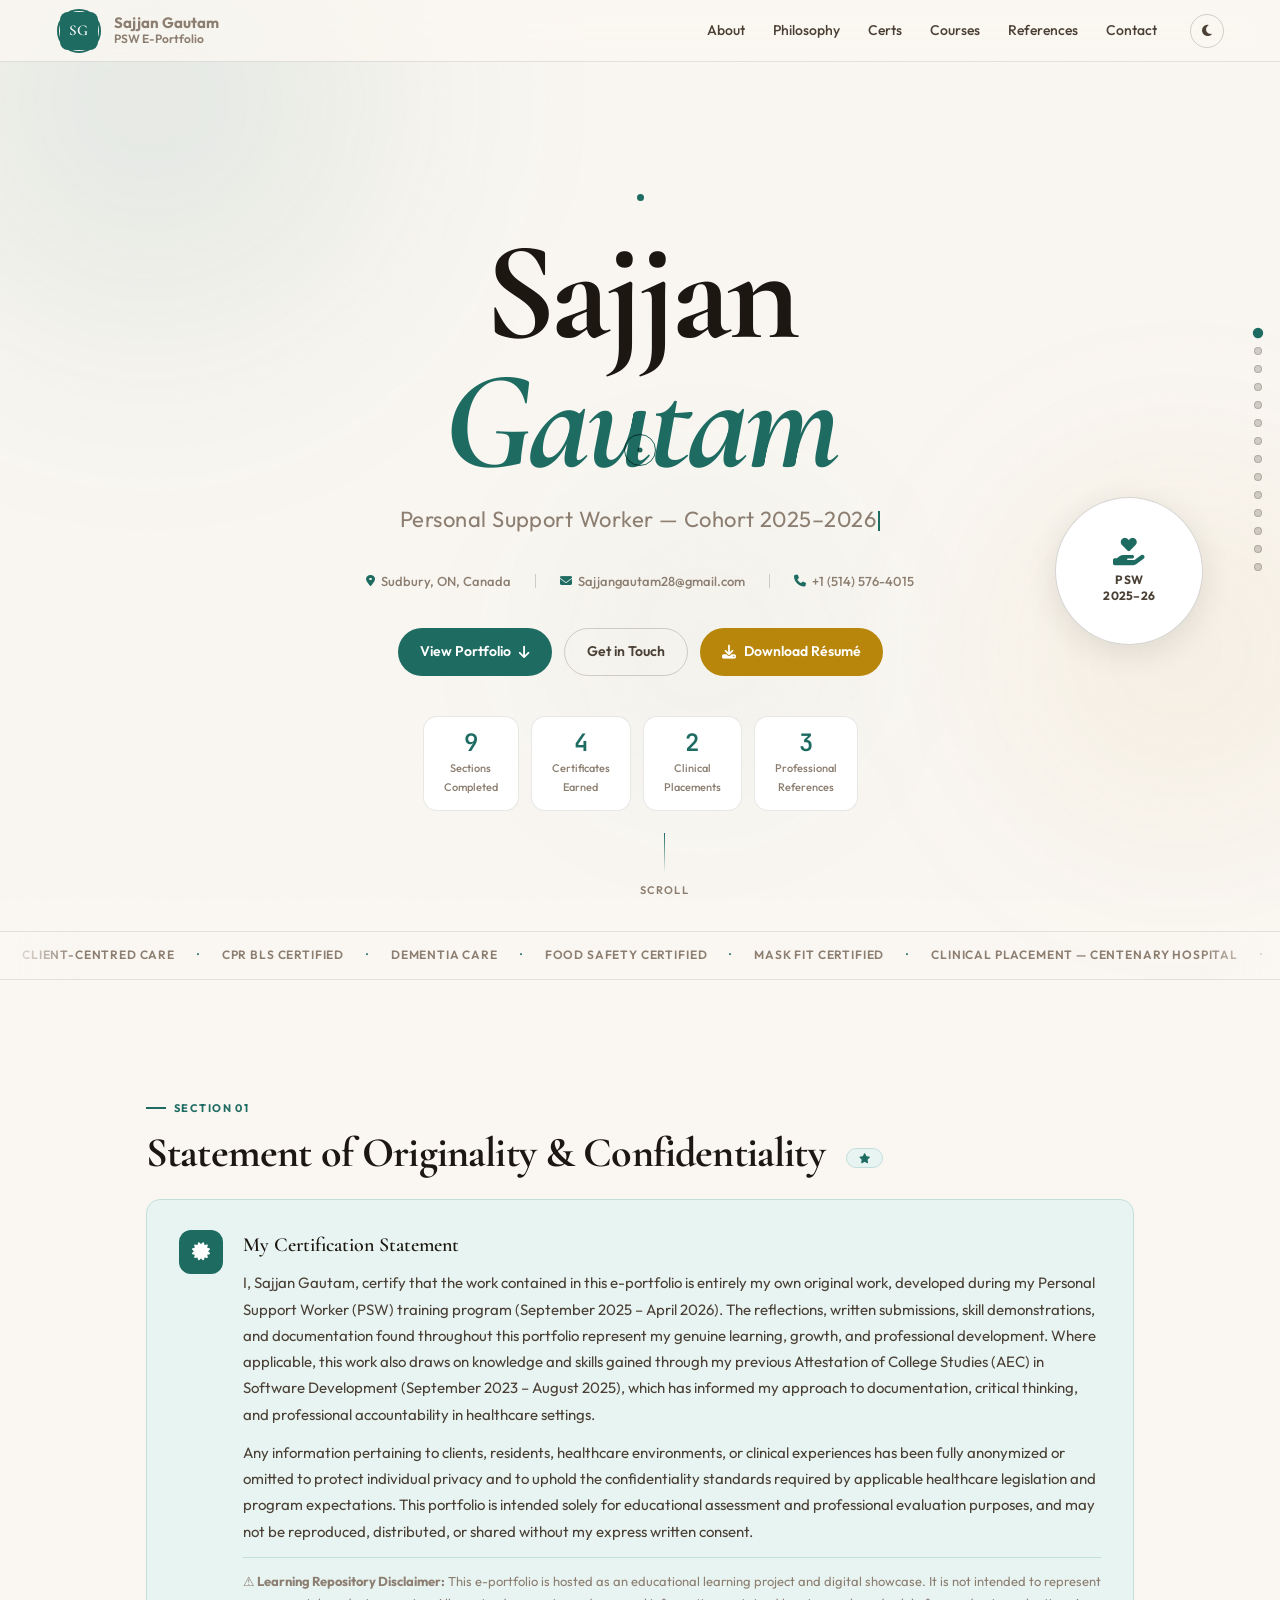
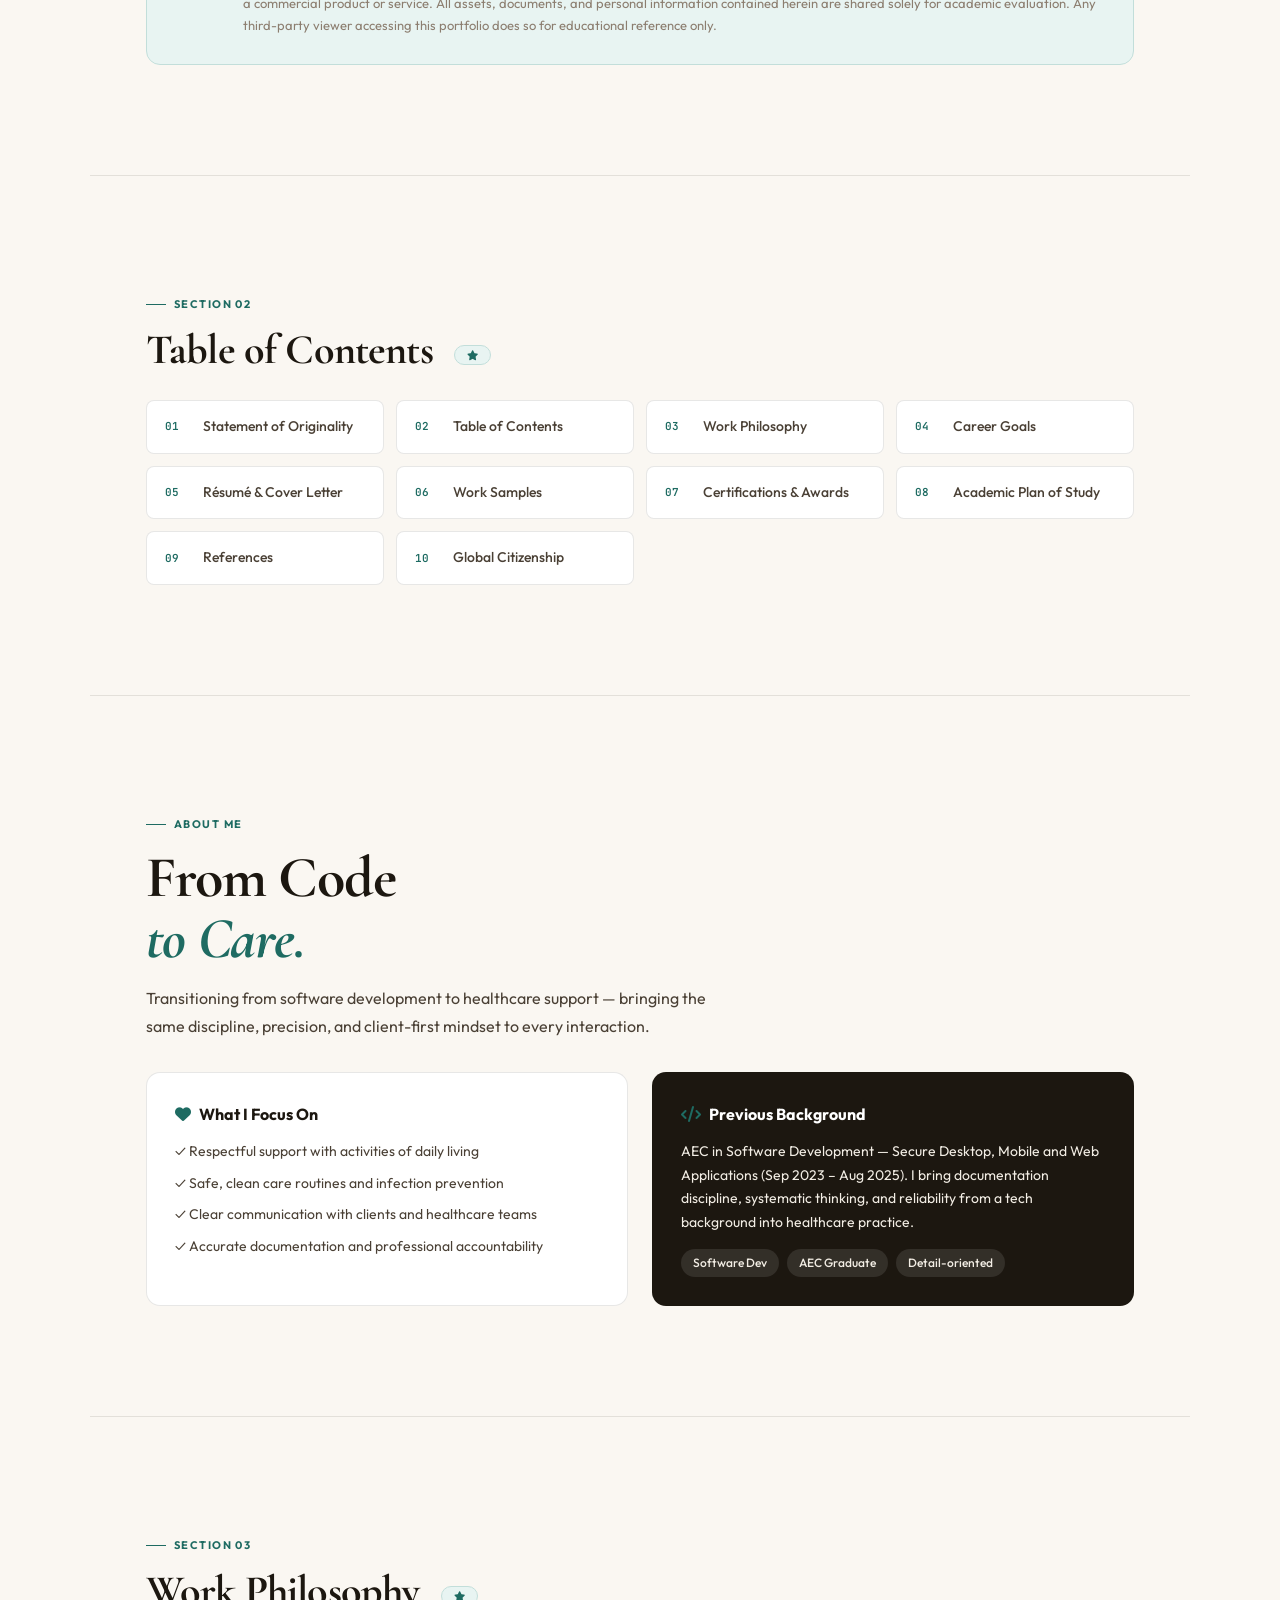
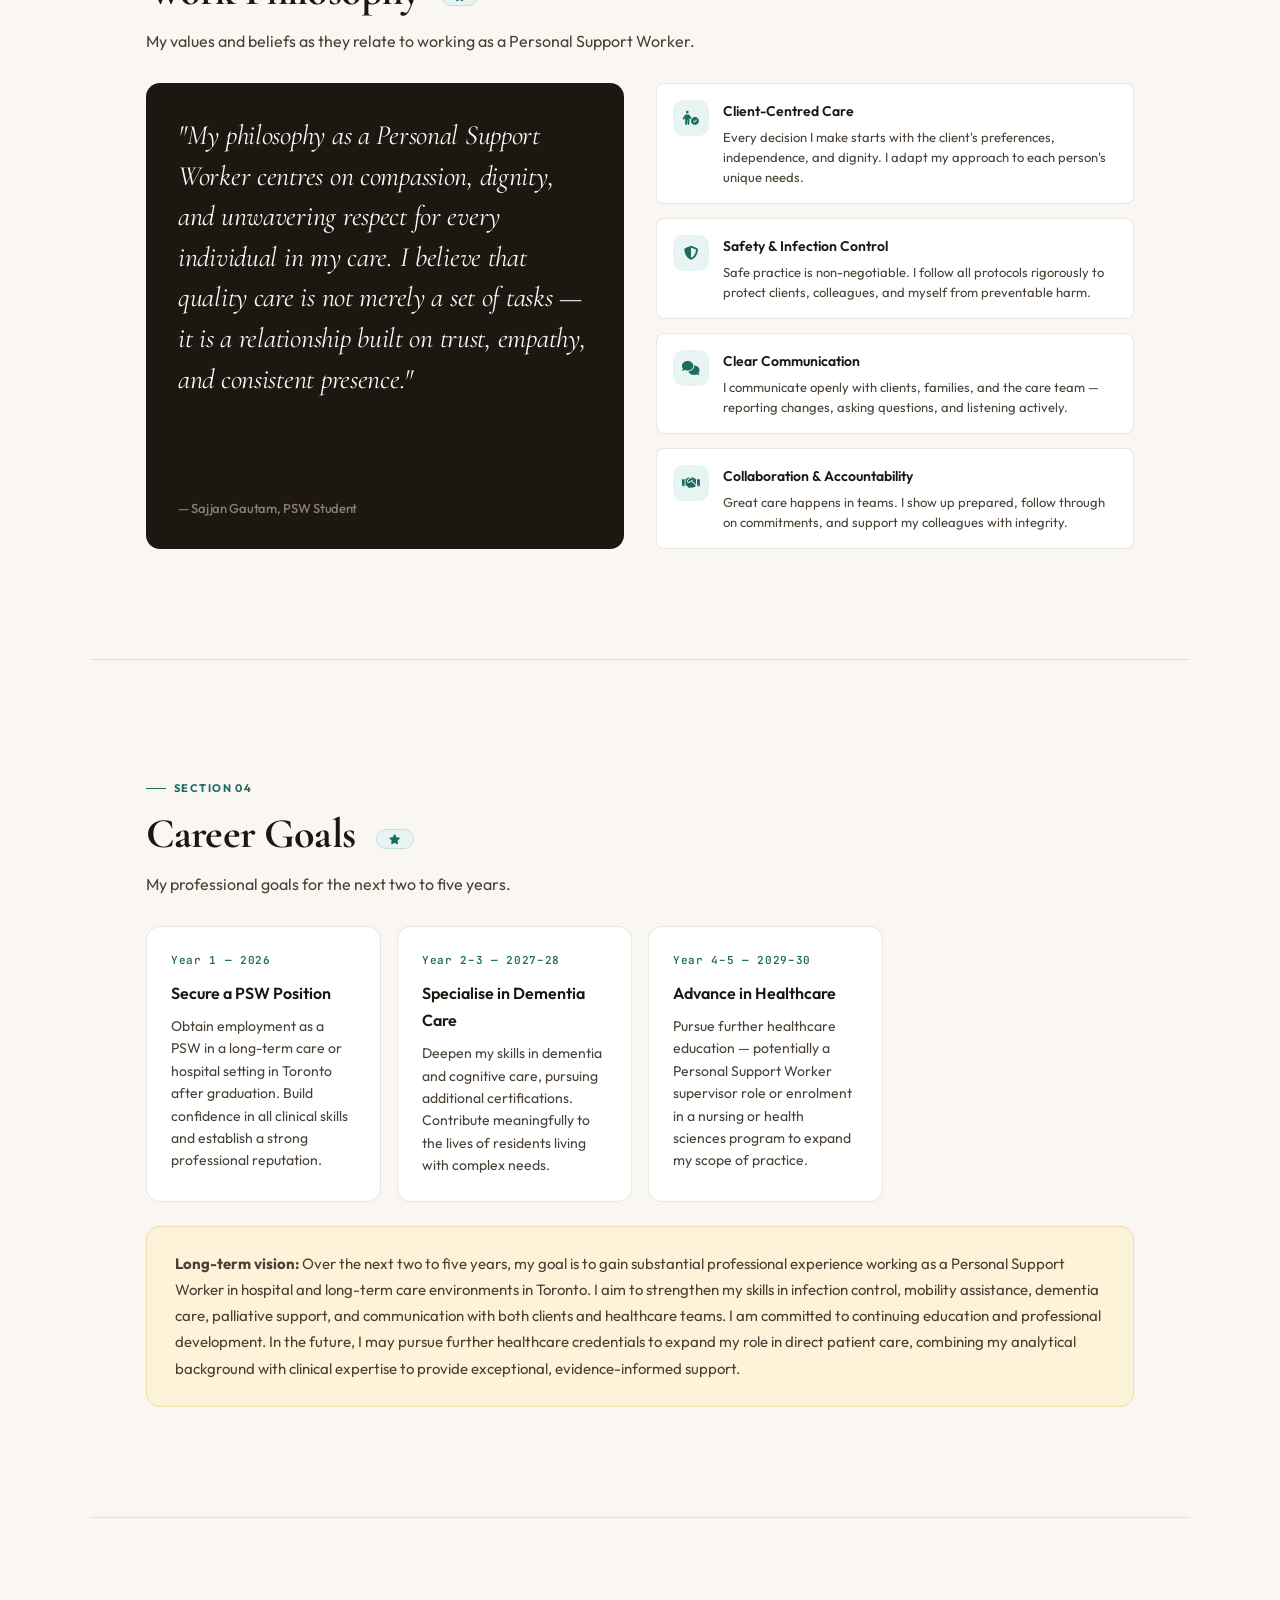
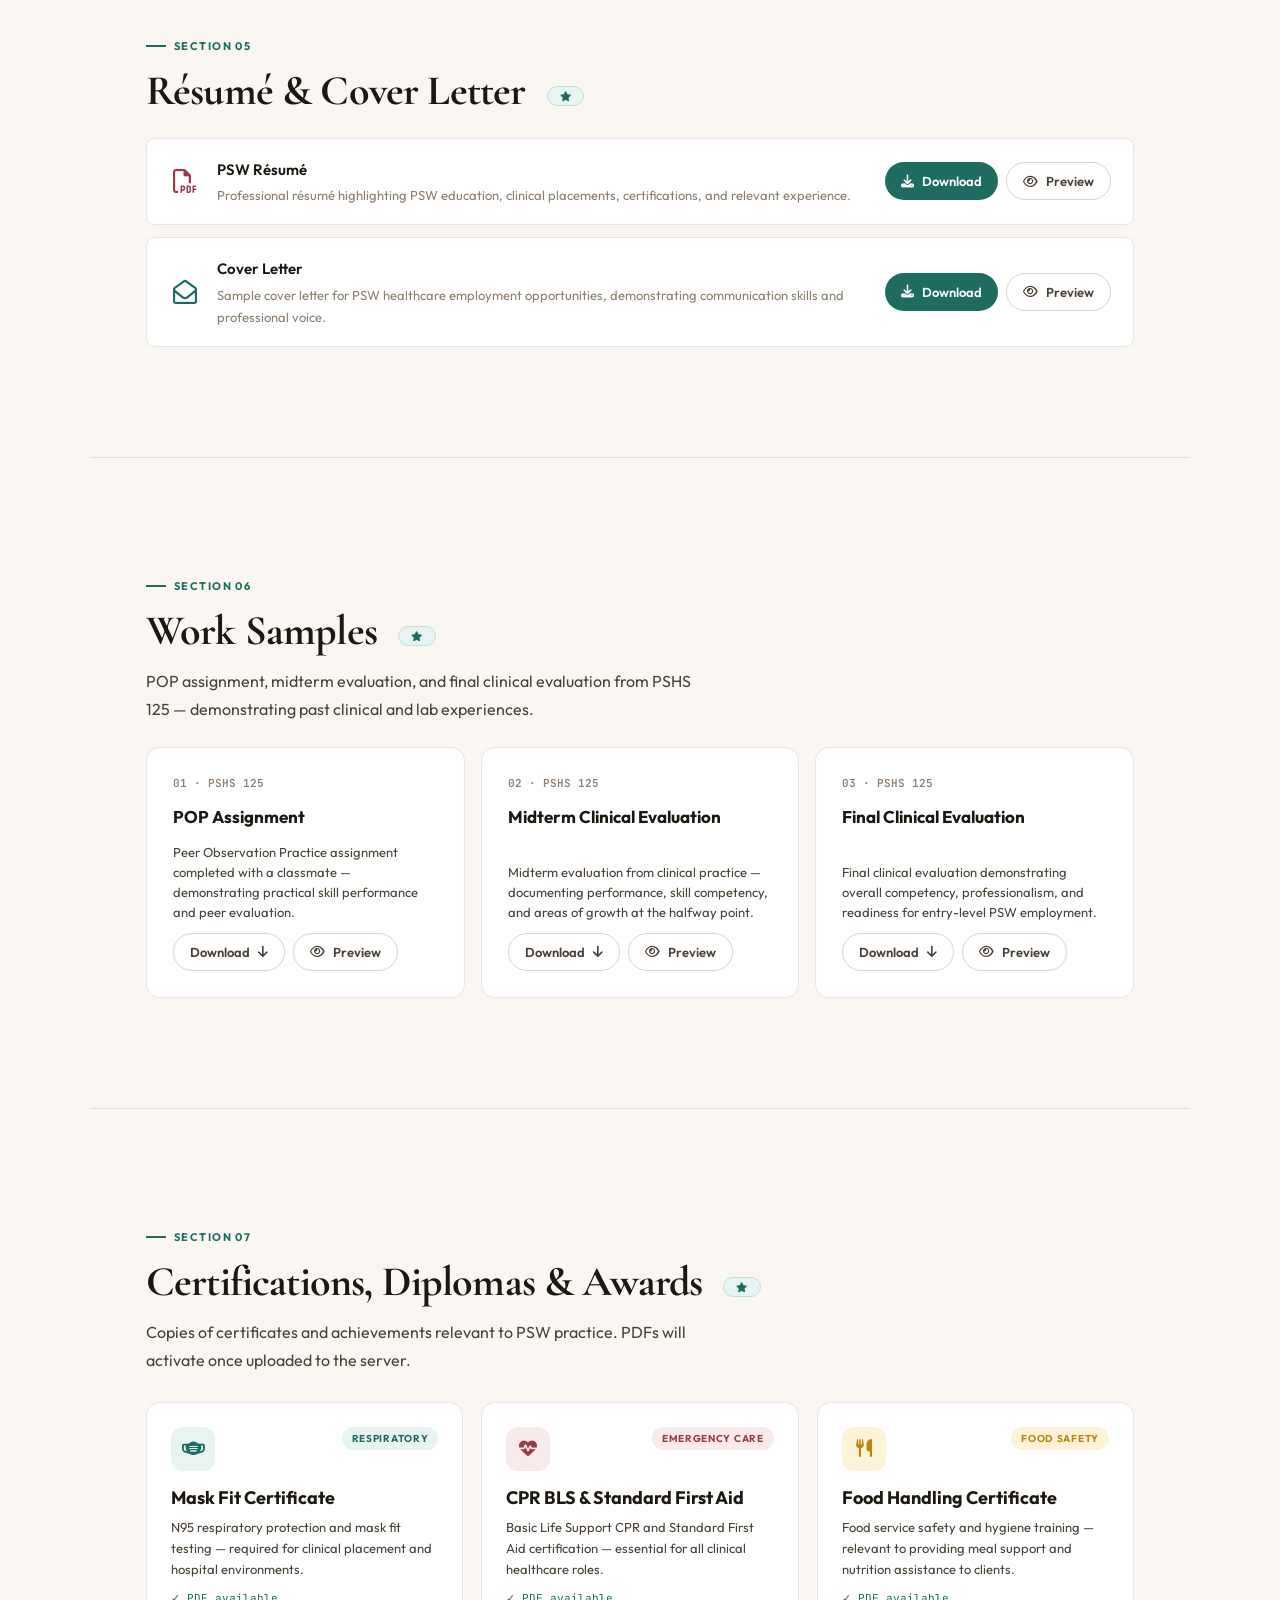
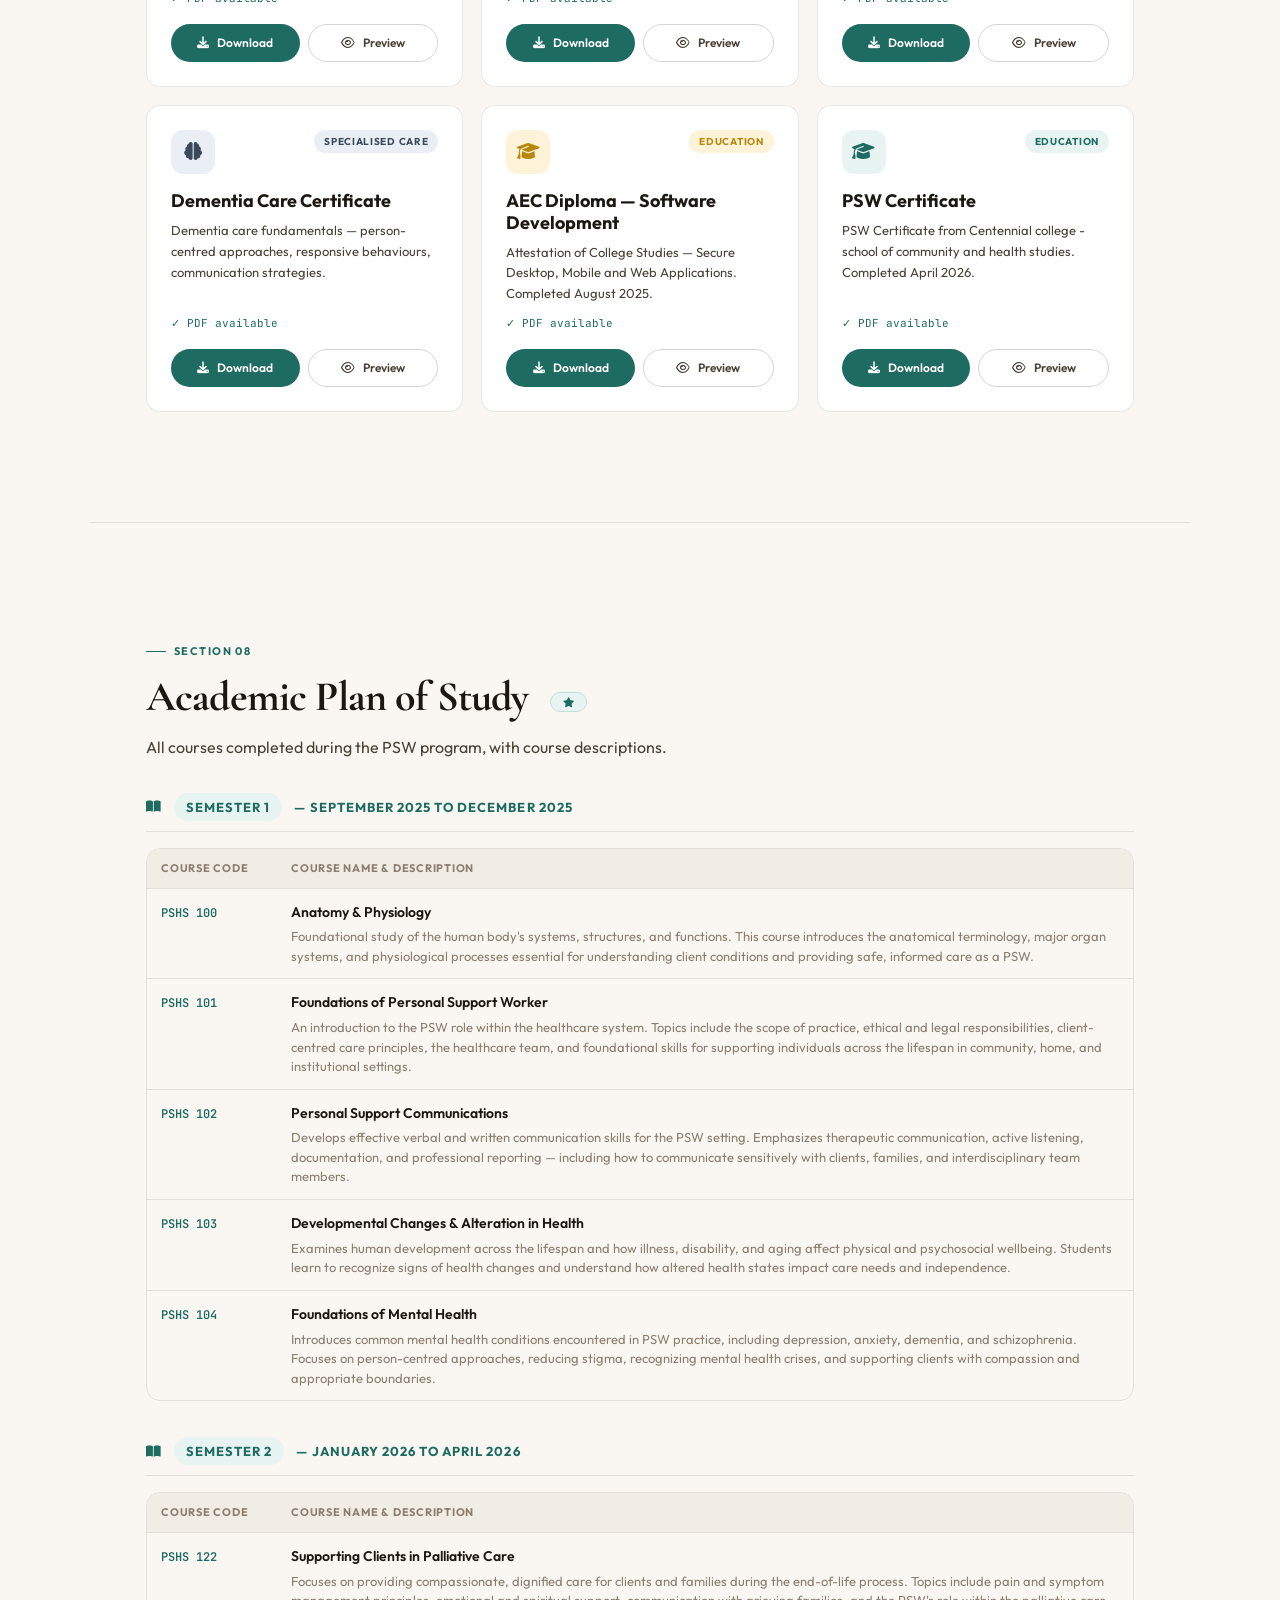
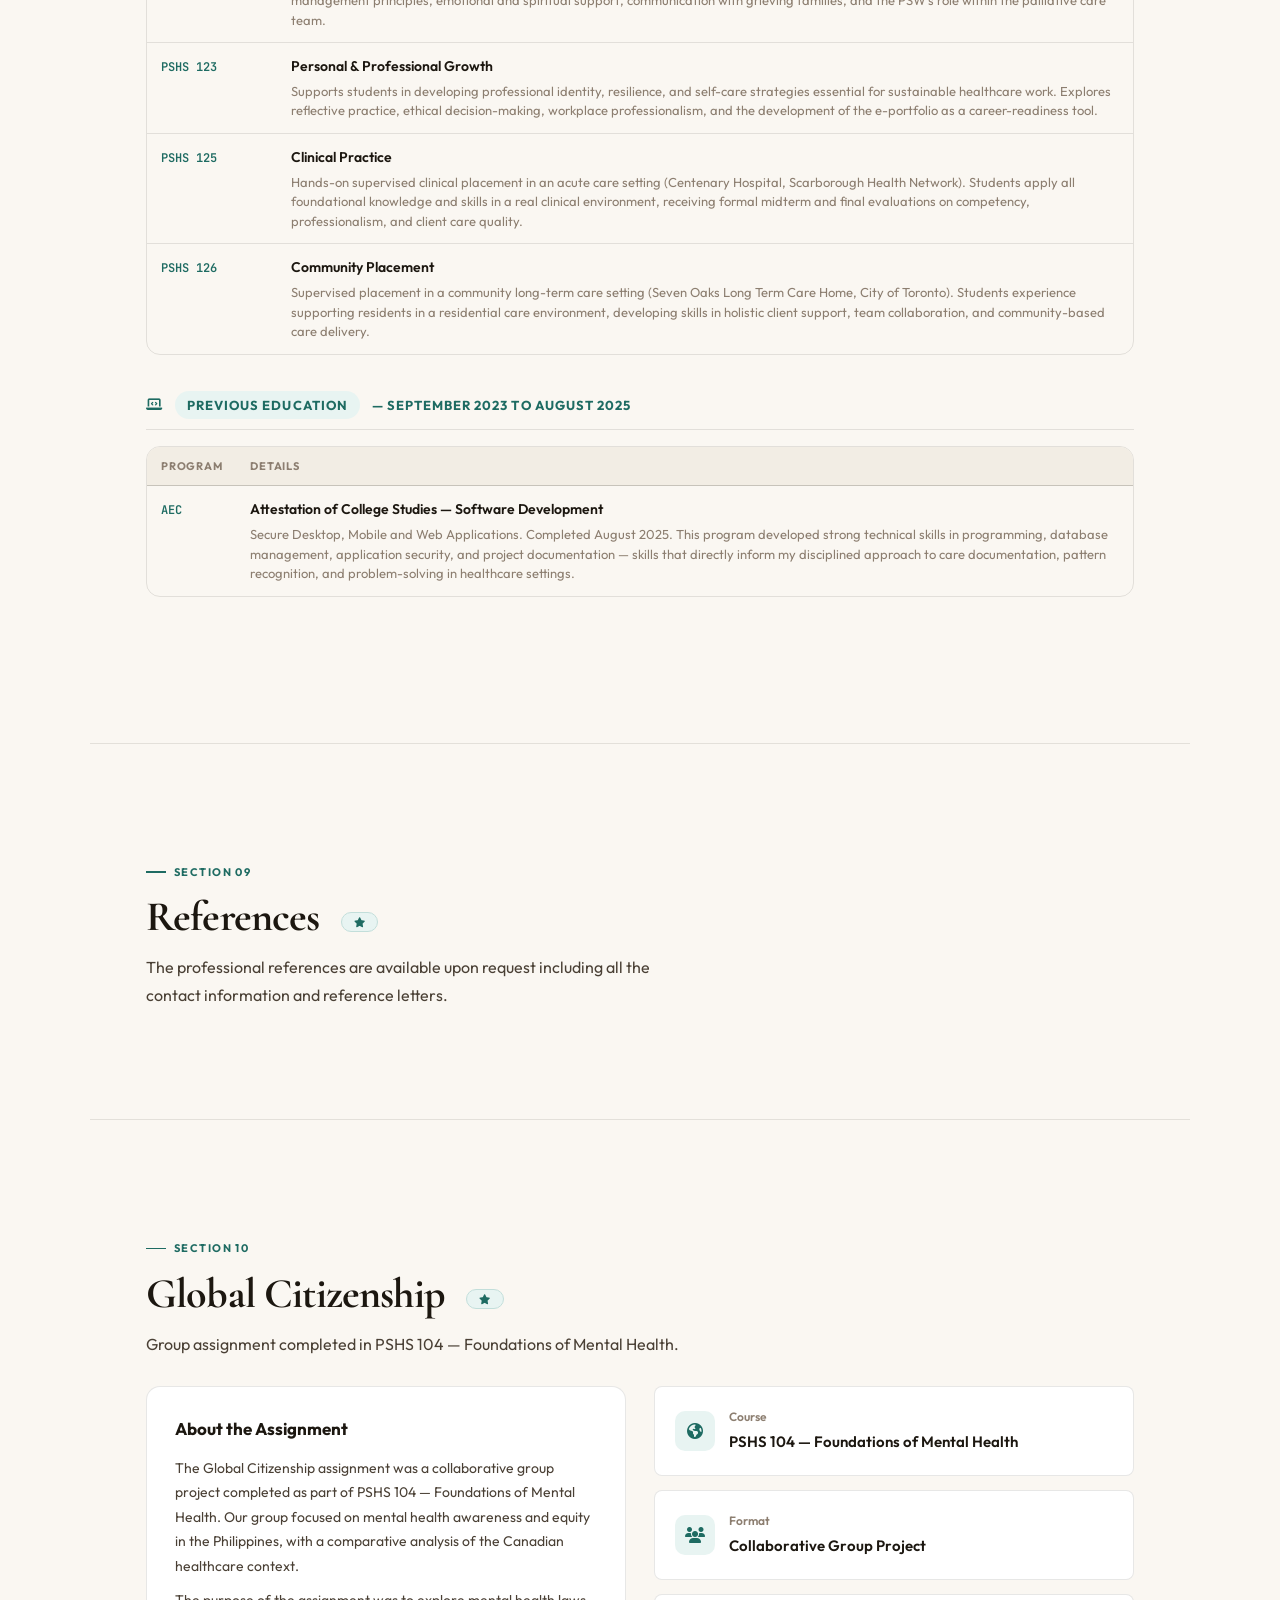
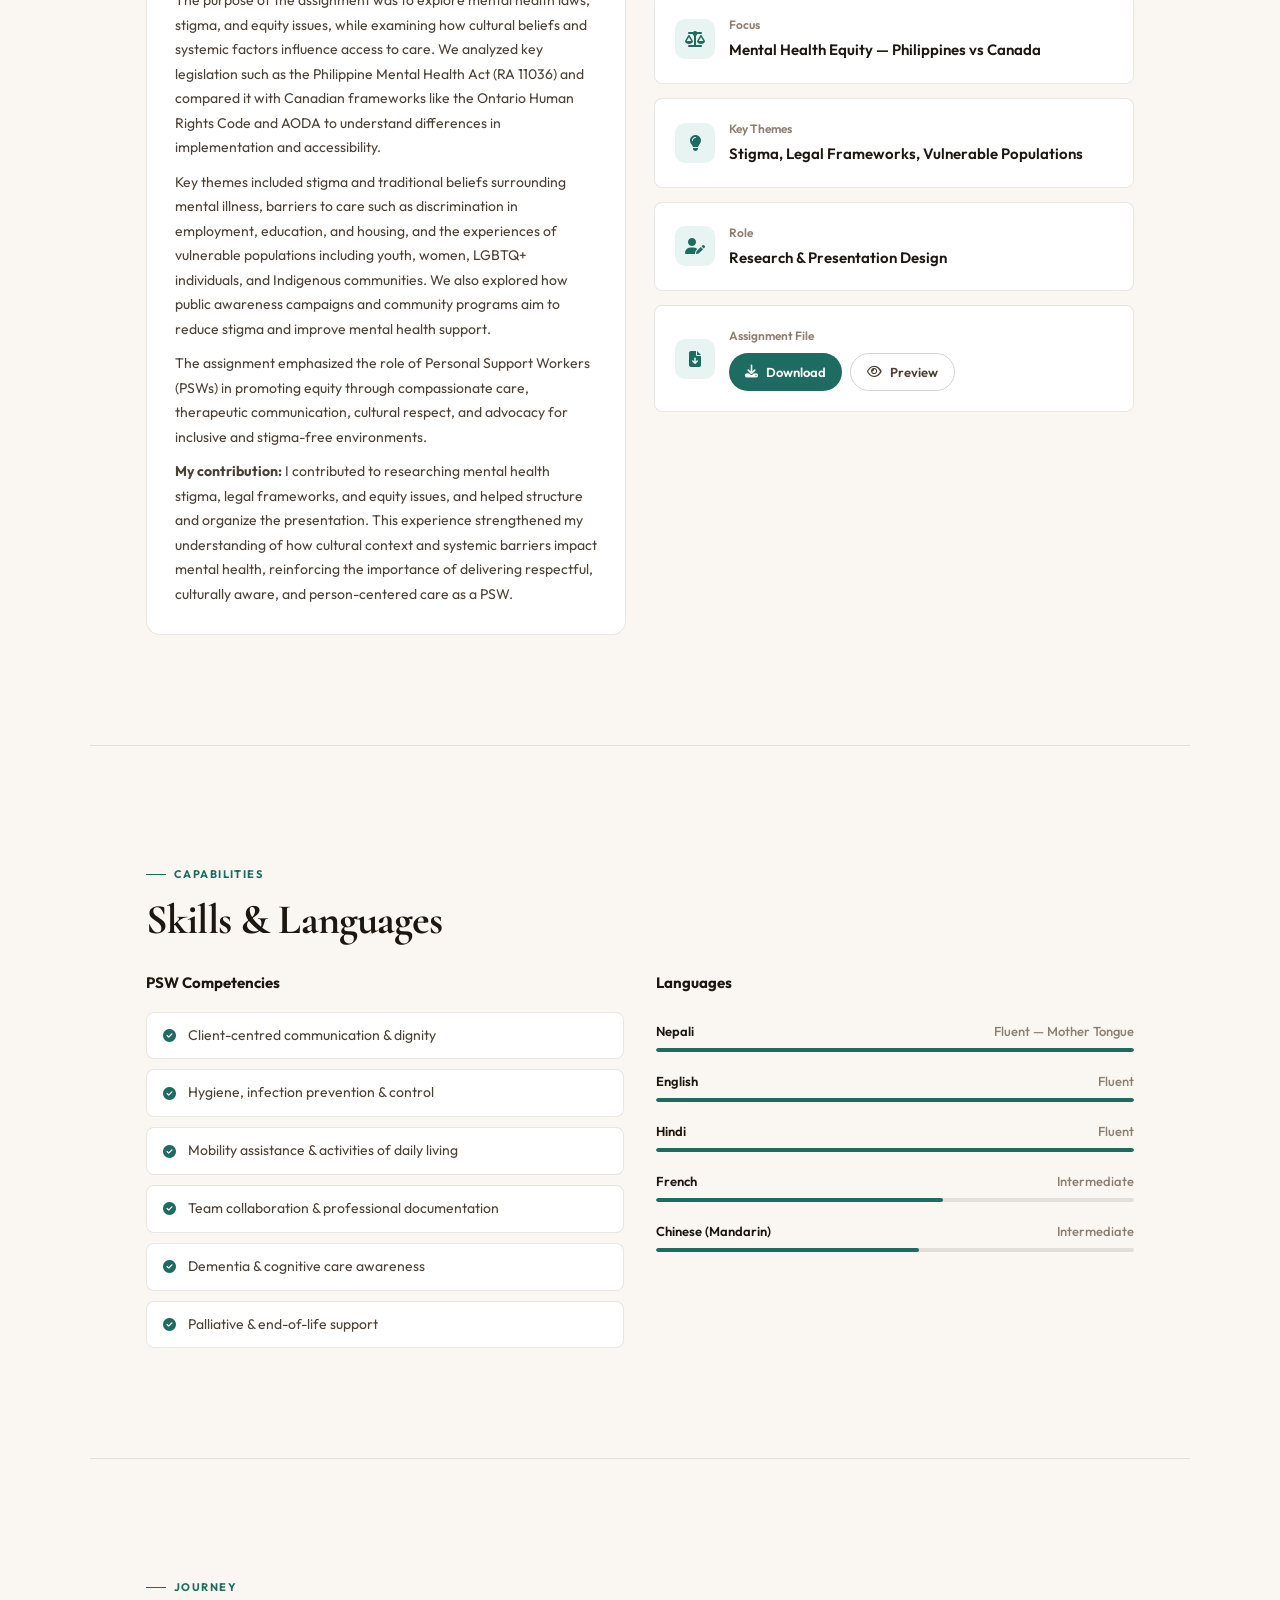
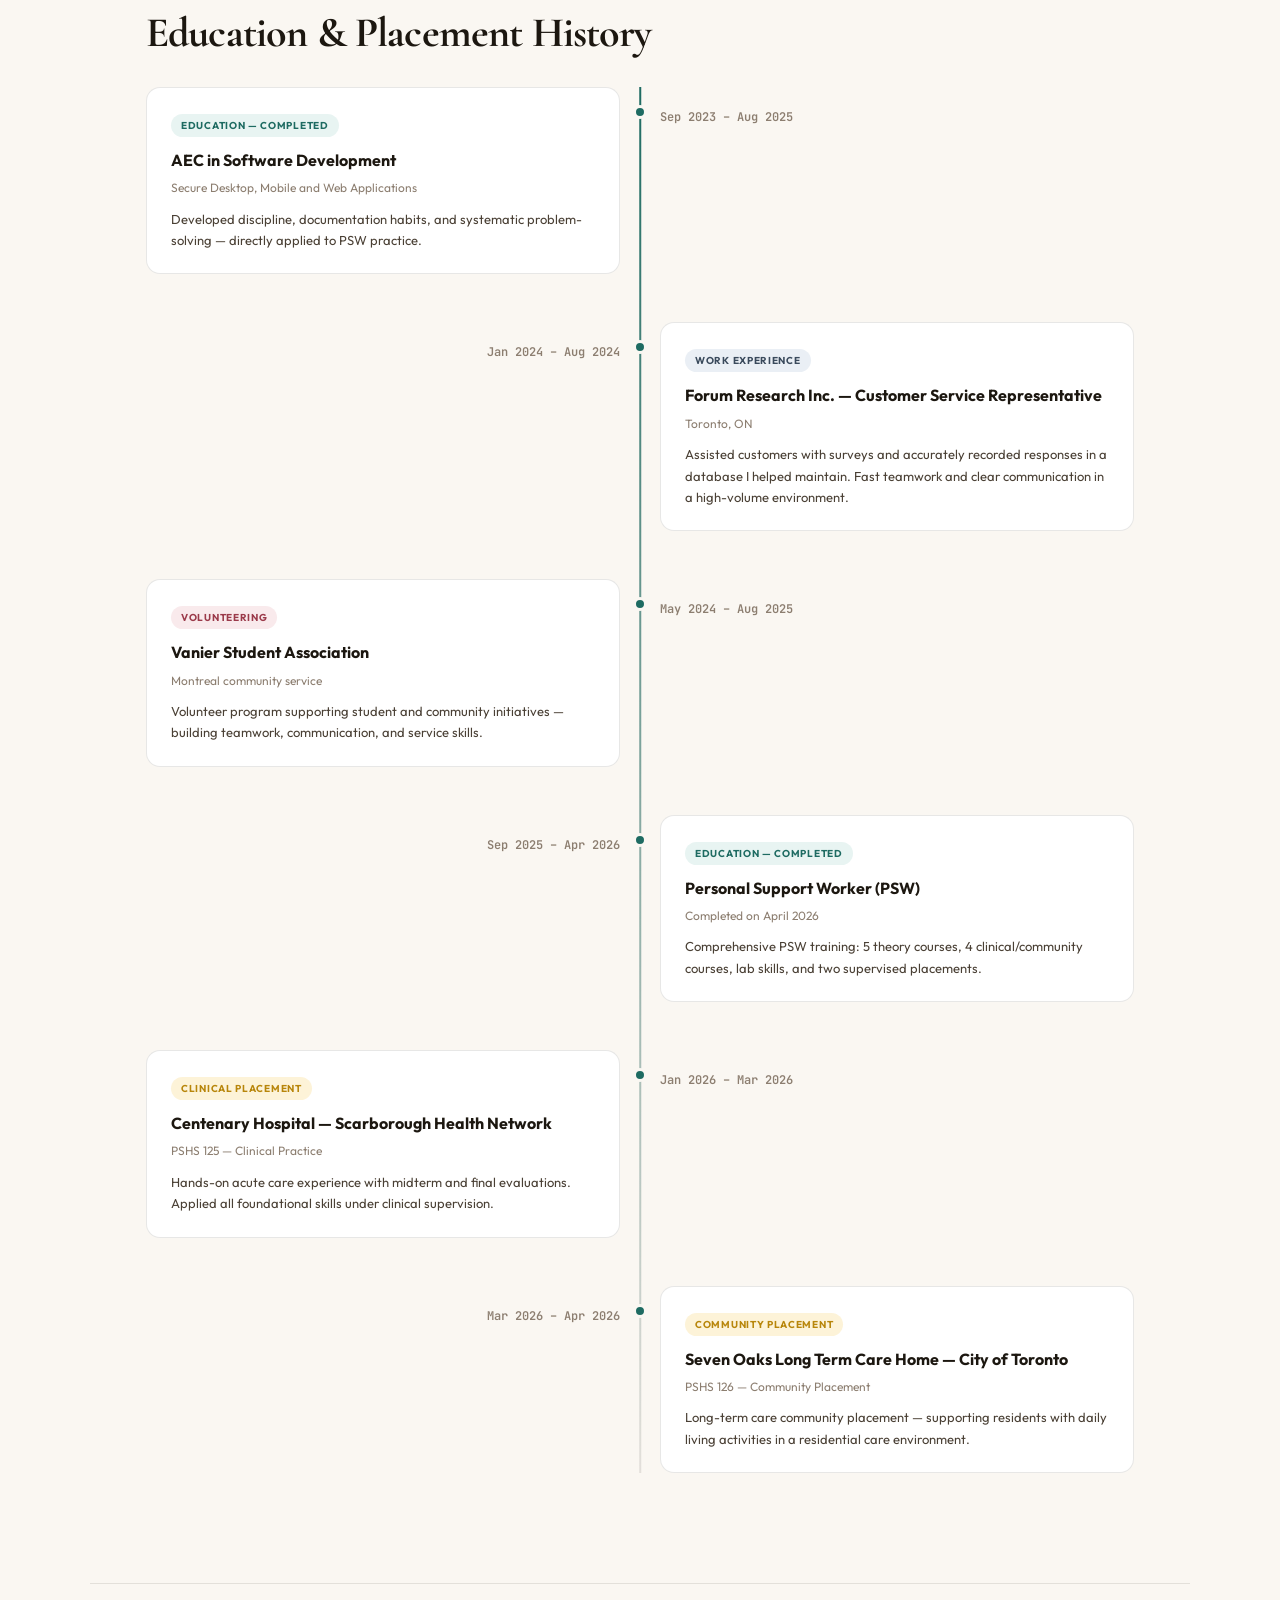
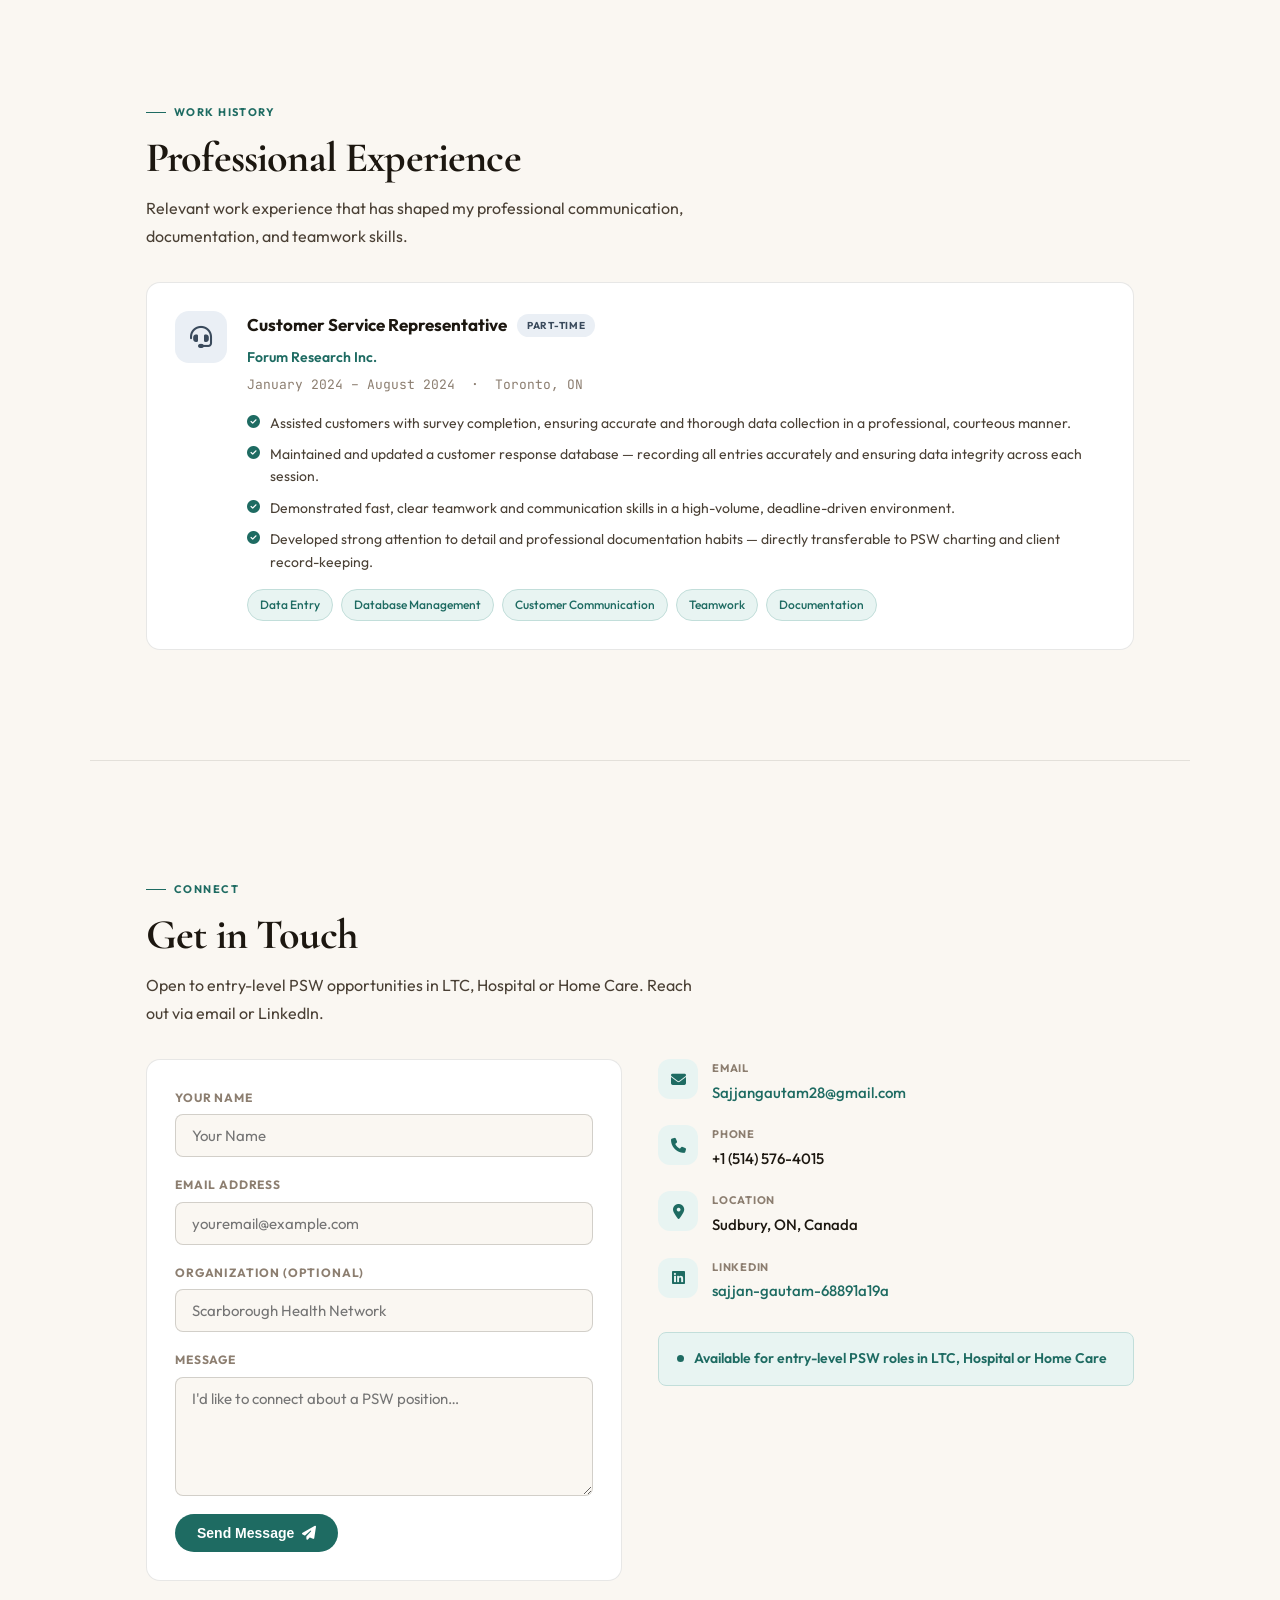
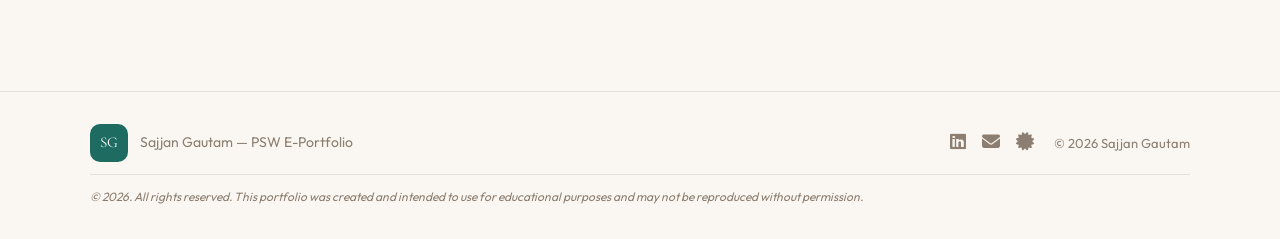
<file: index.html>
<!doctype html>
    <html lang="en-CA">
    <head>
    <meta charset="utf-8" />
    <meta name="viewport" content="width=device-width,initial-scale=1" />
    <title>Sajjan Gautam — PSW E-Portfolio</title>
    <meta name="description" content="Personal Support Worker E-Portfolio — Sajjan Gautam, 2025–2026" />
    <meta name="color-scheme" content="light dark" />
    <link rel="preconnect" href="https://fonts.googleapis.com" />
    <link rel="preconnect" href="https://fonts.gstatic.com" crossorigin />
    <link href="https://fonts.googleapis.com/css2?family=Cormorant+Garamond:ital,wght@0,400;0,600;0,700;1,400;1,600&family=Outfit:wght@300;400;500;600;700&family=JetBrains+Mono:wght@400;600&display=swap" rel="stylesheet" />
    <link rel="stylesheet" href="https://cdnjs.cloudflare.com/ajax/libs/font-awesome/6.5.2/css/all.min.css" referrerpolicy="no-referrer" />
    <link rel="stylesheet" href="assets/styles.css">
    <link rel="stylesheet" href="assets/scripts.js">
    </head>
    <body>

    <!-- Feature 4: Theme wipe overlay -->
    <div id="theme-wipe"></div>
    <!-- Feature 5: Scroll progress bar -->
    <div id="scroll-progress"></div>

    <!-- Noise + orbs -->
    <div class="noise" aria-hidden="true"></div>
    <div class="orb orb-1" aria-hidden="true"></div>
    <div class="orb orb-2" aria-hidden="true"></div>
    <div class="orb orb-3" aria-hidden="true"></div>

    <!-- Custom cursor -->
    <div id="cursor" aria-hidden="true"><div id="cursor-inner"></div></div>

    <!-- Skip link -->
    <a class="skip-link" href="#main">Skip to content</a>

    <!-- Feature 6: Floating dot nav -->
    <nav id="dot-nav" aria-label="Section navigation">
    <div class="dot-nav-item" data-nav="top"          data-label="Cover"></div>
    <div class="dot-nav-item" data-nav="originality"  data-label="Originality"></div>
    <div class="dot-nav-item" data-nav="toc"          data-label="Contents"></div>
    <div class="dot-nav-item" data-nav="about"        data-label="About"></div>
    <div class="dot-nav-item" data-nav="philosophy"   data-label="Philosophy"></div>
    <div class="dot-nav-item" data-nav="career"       data-label="Goals"></div>
    <div class="dot-nav-item" data-nav="resume"       data-label="Résumé"></div>
    <div class="dot-nav-item" data-nav="samples"      data-label="Samples"></div>
    <div class="dot-nav-item" data-nav="certificates" data-label="Certs"></div>
    <div class="dot-nav-item" data-nav="academic"     data-label="Courses"></div>
    <div class="dot-nav-item" data-nav="references"   data-label="References"></div>
    <div class="dot-nav-item" data-nav="global"       data-label="Global"></div>
    <div class="dot-nav-item" data-nav="experience"   data-label="Experience"></div>
    <div class="dot-nav-item" data-nav="contact"      data-label="Contact"></div>
    </nav>

    <!-- Feature 3: PDF Modal -->
    <div id="pdf-modal" role="dialog" aria-modal="true" aria-labelledby="pdf-modal-title">
    <div id="pdf-modal-inner">
        <div id="pdf-modal-bar">
        <span id="pdf-modal-title">Document Preview</span>
        <button id="pdf-modal-close" aria-label="Close preview">&times;</button>
        </div>
        <iframe id="pdf-modal-frame" title="PDF Preview"></iframe>
    </div>
    </div>

    <!-- NAV -->
    <nav class="nav" aria-label="Primary">
    <a href="#top" class="nav-logo">
        <!-- Feature 1: Progress ring wrapping the SG logo -->
        <div class="logo-ring-wrap">
        <svg class="logo-ring-svg" viewBox="0 0 46 46" aria-hidden="true">
            <circle class="logo-ring-bg" cx="23" cy="23" r="21"/>
            <circle class="logo-ring-fill" cx="23" cy="23" r="21"/>
        </svg>
        <div class="logo-mark">SG</div>
        </div>
        <div class="nav-mark-badge">
        <span style="font-weight:700;font-size:15px">Sajjan Gautam</span><br>
        <span style="color:var(--ink3);font-size:12px">PSW E-Portfolio</span>
        </div>
    </a>
    <nav class="nav-links" aria-label="Sections">
        <a href="#about">About</a>
        <a href="#philosophy">Philosophy</a>
        <a href="#certificates">Certs</a>
        <a href="#academic">Courses</a>
        <a href="#references">References</a>
        <a href="#contact">Contact</a>
    </nav>
    <button id="themeBtn" aria-label="Toggle dark mode">
        <i id="themeIcon" class="fa-solid fa-moon"></i>
    </button>
    </nav>

    <main id="main">

    <!-- COVER PAGE -->
    <section id="top" class="cover" aria-label="Cover page">
    <div class="cover-inner">
        <div class="cover-eyebrow">
        <div class="pulse-dot"></div>
        </div>
        <h1 class="cover-name">Sajjan<br><em>Gautam</em></h1>
        <!-- Feature 2: Typewriter target (JS will type into this) -->
        <span class="cover-role" id="typewriter-target"></span>
        <div class="cover-meta">
        <span><i class="fa-solid fa-location-dot"></i> Sudbury, ON, Canada</span>
        <div class="cover-sep"></div>
        <span><i class="fa-solid fa-envelope"></i> Sajjangautam28@gmail.com</span>
        <div class="cover-sep"></div>
        <span><i class="fa-solid fa-phone"></i> +1 (514) 576-4015</span>
        </div>
        <div class="cover-actions">
        <a href="#toc" class="btn btn-primary">View Portfolio <i class="fa-solid fa-arrow-down"></i></a>
        <a href="#contact" class="btn btn-outline">Get in Touch</a>
        <a href="assets/certificates/Résumé.pdf" download class="btn btn-gold"><i class="fa-solid fa-download"></i> Download Résumé</a>
        </div>
        <div class="cover-badge-row">
        <div class="score-badge"><span class="score-num" data-counter data-target="9">0</span><span class="score-lbl">Sections<br>Completed</span></div>
        <div class="score-badge"><span class="score-num" data-counter data-target="4">0</span><span class="score-lbl">Certificates<br>Earned</span></div>
        <div class="score-badge"><span class="score-num" data-counter data-target="2">0</span><span class="score-lbl">Clinical<br>Placements</span></div>
        <div class="score-badge"><span class="score-num" data-counter data-target="3">0</span><span class="score-lbl">Professional<br>References</span></div>
        </div>
    </div>
    <!-- Rotating badge -->
    <div class="hero-badge" aria-hidden="true">
        <div class="hero-badge-ring">
        <i class="fa-solid fa-hand-holding-heart"></i>
        <span>PSW<br>2025–26</span>
        </div>
    </div>
    <div class="cover-scroll" aria-hidden="true">
        <div class="scroll-line"></div>
        <span>Scroll</span>
    </div>
    </section>

    <!-- Marquee -->
    <div class="marquee-bar" aria-hidden="true">
    <div class="marquee-inner">
        <span>Client-centred Care</span><span class="dot-sep">·</span>
        <span>CPR BLS Certified</span><span class="dot-sep">·</span>
        <span>Dementia Care</span><span class="dot-sep">·</span>
        <span>Food Safety Certified</span><span class="dot-sep">·</span>
        <span>Mask Fit Certified</span><span class="dot-sep">·</span>
        <span>Clinical Placement — Centenary Hospital</span><span class="dot-sep">·</span>
        <span>Community Placement — Seven Oaks Long Term Care Home</span><span class="dot-sep">·</span>
        <span>Infection Prevention &amp; Control</span><span class="dot-sep">·</span>
        <span>Palliative Care</span><span class="dot-sep">·</span>
        <span>AEC Software Development Graduate</span><span class="dot-sep">·</span>
        <span>Client-centred Care</span><span class="dot-sep">·</span>
        <span>CPR BLS Certified</span><span class="dot-sep">·</span>
        <span>Dementia Care</span><span class="dot-sep">·</span>
        <span>Food Safety Certified</span><span class="dot-sep">·</span>
        <span>Mask Fit Certified</span><span class="dot-sep">·</span>
        <span>Clinical Placement — Centenary Hospital</span><span class="dot-sep">·</span>
        <span>Community Placement — Seven Oaks Long Term Care Home</span><span class="dot-sep">·</span>
        <span>Infection Prevention &amp; Control</span><span class="dot-sep">·</span>
        <span>Palliative Care</span><span class="dot-sep">·</span>
        <span>AEC Software Development Graduate</span><span class="dot-sep">·</span>
    </div>
    </div>

    <!-- 1. STATEMENT OF ORIGINALITY -->
    <section id="originality" class="section reveal" aria-labelledby="h-orig">
    <div class="section-label">Section 01</div>
    <h2 id="h-orig" class="section-heading md">Statement of Originality &amp; Confidentiality <span class="marks-chip"><i class="fa-solid fa-star"></i></span></h2>
    <div style="margin-top:24px">
        <div class="orig-card">
        <div class="orig-icon"><i class="fa-solid fa-certificate"></i></div>
        <div>
            <h3>My Certification Statement</h3>
            <p>I, Sajjan Gautam, certify that the work contained in this e-portfolio is entirely my own original work, developed during my Personal Support Worker (PSW) training program (September 2025 – April 2026). The reflections, written submissions, skill demonstrations, and documentation found throughout this portfolio represent my genuine learning, growth, and professional development. Where applicable, this work also draws on knowledge and skills gained through my previous Attestation of College Studies (AEC) in Software Development (September 2023 – August 2025), which has informed my approach to documentation, critical thinking, and professional accountability in healthcare settings.</p>
            <p style="margin-top:12px;font-size:15px;color:var(--ink2);line-height:1.75">Any information pertaining to clients, residents, healthcare environments, or clinical experiences has been fully anonymized or omitted to protect individual privacy and to uphold the confidentiality standards required by applicable healthcare legislation and program expectations. This portfolio is intended solely for educational assessment and professional evaluation purposes, and may not be reproduced, distributed, or shared without my express written consent.</p>
            <p style="margin-top:12px;font-size:13px;color:var(--ink3);line-height:1.7;border-top:1px solid var(--teal-mid);padding-top:12px"><strong>⚠ Learning Repository Disclaimer:</strong> This e-portfolio is hosted as an educational learning project and digital showcase. It is not intended to represent a commercial product or service. All assets, documents, and personal information contained herein are shared solely for academic evaluation. Any third-party viewer accessing this portfolio does so for educational reference only.</p>
        </div>
        </div>
    </div>
    </section>

    <hr class="divider">

    <!-- 2. TABLE OF CONTENTS -->
    <section id="toc" class="section reveal" aria-labelledby="h-toc">
    <div class="section-label">Section 02</div>
    <h2 id="h-toc" class="section-heading md">Table of Contents <span class="marks-chip"><i class="fa-solid fa-star"></i></span></h2>
    <div class="toc-grid stagger" style="margin-top:28px">
        <a href="#originality" class="toc-link"><span class="toc-num">01</span> Statement of Originality</a>
        <a href="#toc"         class="toc-link"><span class="toc-num">02</span> Table of Contents</a>
        <a href="#philosophy"  class="toc-link"><span class="toc-num">03</span> Work Philosophy</a>
        <a href="#career"      class="toc-link"><span class="toc-num">04</span> Career Goals</a>
        <a href="#resume"      class="toc-link"><span class="toc-num">05</span> Résumé &amp; Cover Letter</a>
        <a href="#samples"     class="toc-link"><span class="toc-num">06</span> Work Samples</a>
        <a href="#certificates" class="toc-link"><span class="toc-num">07</span> Certifications &amp; Awards</a>
        <a href="#academic"    class="toc-link"><span class="toc-num">08</span> Academic Plan of Study</a>
        <a href="#references"  class="toc-link"><span class="toc-num">09</span> References</a>
        <a href="#global"      class="toc-link"><span class="toc-num">10</span> Global Citizenship</a>
    </div>
    </section>

    <hr class="divider">

    <!-- ABOUT -->
    <section id="about" class="section reveal" aria-labelledby="h-about">
    <div class="section-label">About Me</div>
    <h2 id="h-about" class="section-heading">From Code<br><em style="font-style:italic;color:var(--teal)">to Care.</em></h2>
    <p class="section-sub">Transitioning from software development to healthcare support — bringing the same discipline, precision, and client-first mindset to every interaction.</p>
    <div style="display:grid;grid-template-columns:1fr 1fr;gap:24px;margin-top:32px" class="stagger">
        <div class="card">
        <h3 style="font-size:16px;font-weight:700;margin-bottom:12px"><i class="fa-solid fa-heart" style="color:var(--teal);margin-right:8px"></i>What I Focus On</h3>
        <ul style="display:flex;flex-direction:column;gap:8px;font-size:14px;color:var(--ink2)">
            <li>✓ Respectful support with activities of daily living</li>
            <li>✓ Safe, clean care routines and infection prevention</li>
            <li>✓ Clear communication with clients and healthcare teams</li>
            <li>✓ Accurate documentation and professional accountability</li>
        </ul>
        </div>
        <div class="card" style="background:var(--ink);color:var(--cream)">
        <h3 style="font-size:16px;font-weight:700;margin-bottom:12px;color:#fff"><i class="fa-solid fa-code" style="color:var(--teal);margin-right:8px"></i>Previous Background</h3>
        <p style="font-size:14px;color:var(--cream2);line-height:1.7">AEC in Software Development — Secure Desktop, Mobile and Web Applications (Sep 2023 – Aug 2025). I bring documentation discipline, systematic thinking, and reliability from a tech background into healthcare practice.</p>
        <div style="display:flex;flex-wrap:wrap;gap:8px;margin-top:14px">
            <span style="background:rgba(255,255,255,0.1);color:var(--cream2);padding:4px 12px;border-radius:99px;font-size:12px;font-weight:500">Software Dev</span>
            <span style="background:rgba(255,255,255,0.1);color:var(--cream2);padding:4px 12px;border-radius:99px;font-size:12px;font-weight:500">AEC Graduate</span>
            <span style="background:rgba(255,255,255,0.1);color:var(--cream2);padding:4px 12px;border-radius:99px;font-size:12px;font-weight:500">Detail-oriented</span>
        </div>
        </div>
    </div>
    </section>

    <hr class="divider">

    <!-- 3. WORK PHILOSOPHY -->
    <section id="philosophy" class="section reveal" aria-labelledby="h-phil">
    <div class="section-label">Section 03</div>
    <h2 id="h-phil" class="section-heading md">Work Philosophy <span class="marks-chip"><i class="fa-solid fa-star"></i></span></h2>
    <p class="section-sub">My values and beliefs as they relate to working as a Personal Support Worker.</p>
    <div class="philosophy-layout" style="margin-top:28px">
        <div class="philosophy-quote reveal">
        <div>"My philosophy as a Personal Support Worker centres on compassion, dignity, and unwavering respect for every individual in my care. I believe that quality care is not merely a set of tasks — it is a relationship built on trust, empathy, and consistent presence."</div>
        <div class="quote-attr">— Sajjan Gautam, PSW Student</div>
        </div>
        <div class="philosophy-values stagger">
        <div class="value-item"><div class="value-icon"><i class="fa-solid fa-person-circle-check"></i></div><div><h4>Client-Centred Care</h4><p>Every decision I make starts with the client's preferences, independence, and dignity. I adapt my approach to each person's unique needs.</p></div></div>
        <div class="value-item"><div class="value-icon"><i class="fa-solid fa-shield-halved"></i></div><div><h4>Safety &amp; Infection Control</h4><p>Safe practice is non-negotiable. I follow all protocols rigorously to protect clients, colleagues, and myself from preventable harm.</p></div></div>
        <div class="value-item"><div class="value-icon"><i class="fa-solid fa-comments"></i></div><div><h4>Clear Communication</h4><p>I communicate openly with clients, families, and the care team — reporting changes, asking questions, and listening actively.</p></div></div>
        <div class="value-item"><div class="value-icon"><i class="fa-solid fa-handshake"></i></div><div><h4>Collaboration &amp; Accountability</h4><p>Great care happens in teams. I show up prepared, follow through on commitments, and support my colleagues with integrity.</p></div></div>
        </div>
    </div>
    </section>

    <hr class="divider">

    <!-- 4. CAREER GOALS -->
    <section id="career" class="section reveal" aria-labelledby="h-career">
    <div class="section-label">Section 04</div>
    <h2 id="h-career" class="section-heading md">Career Goals <span class="marks-chip"><i class="fa-solid fa-star"></i></span></h2>
    <p class="section-sub">My professional goals for the next two to five years.</p>
    <div class="goals-grid stagger" style="margin-top:28px">
        <div class="goal-card"><div class="goal-yr">Year 1 — 2026</div><h4>Secure a PSW Position</h4><p>Obtain employment as a PSW in a long-term care or hospital setting in Toronto after graduation. Build confidence in all clinical skills and establish a strong professional reputation.</p></div>
        <div class="goal-card"><div class="goal-yr">Year 2–3 — 2027–28</div><h4>Specialise in Dementia Care</h4><p>Deepen my skills in dementia and cognitive care, pursuing additional certifications. Contribute meaningfully to the lives of residents living with complex needs.</p></div>
        <div class="goal-card"><div class="goal-yr">Year 4–5 — 2029–30</div><h4>Advance in Healthcare</h4><p>Pursue further healthcare education — potentially a Personal Support Worker supervisor role or enrolment in a nursing or health sciences program to expand my scope of practice.</p></div>
    </div>
    <div class="goals-paragraph reveal"><strong>Long-term vision:</strong> Over the next two to five years, my goal is to gain substantial professional experience working as a Personal Support Worker in hospital and long-term care environments in Toronto. I aim to strengthen my skills in infection control, mobility assistance, dementia care, palliative support, and communication with both clients and healthcare teams. I am committed to continuing education and professional development. In the future, I may pursue further healthcare credentials to expand my role in direct patient care, combining my analytical background with clinical expertise to provide exceptional, evidence-informed support.</div>
    </section>

    <hr class="divider">

    <!-- 5. RÉSUMÉ & COVER LETTER -->
    <section id="resume" class="section reveal" aria-labelledby="h-resume">
    <div class="section-label">Section 05</div>
    <h2 id="h-resume" class="section-heading md">Résumé &amp; Cover Letter <span class="marks-chip"><i class="fa-solid fa-star"></i></span></h2>
    <div class="doc-list stagger" style="margin-top:24px">
        <div class="doc-item">
        <div class="doc-icon"><i class="fa-regular fa-file-pdf" style="color:var(--rose)"></i></div>
        <div class="doc-info"><div class="doc-title">PSW Résumé</div><div class="doc-desc">Professional résumé highlighting PSW education, clinical placements, certifications, and relevant experience.</div></div>
        <div style="display:flex;gap:8px">
            <a class="btn btn-primary btn-sm" href="assets/certificates/Résumé.pdf" download><i class="fa-solid fa-download"></i> Download</a>
            <a class="btn btn-outline btn-sm" href="assets/certificates/Résumé.pdf" onclick="openPdfModal(this);return false;" data-pdf-title="PSW Résumé"><i class="fa-regular fa-eye"></i> Preview</a>
        </div>
        </div>
        <div class="doc-item">
        <div class="doc-icon"><i class="fa-regular fa-envelope-open" style="color:var(--teal)"></i></div>
        <div class="doc-info"><div class="doc-title">Cover Letter</div><div class="doc-desc">Sample cover letter for PSW healthcare employment opportunities, demonstrating communication skills and professional voice.</div></div>
        <div style="display:flex;gap:8px">
            <a class="btn btn-primary btn-sm" href="assets/certificates/Cover.pdf" download><i class="fa-solid fa-download"></i> Download</a>
            <a class="btn btn-outline btn-sm" href="assets/certificates/Cover.pdf" onclick="openPdfModal(this);return false;" data-pdf-title="Cover Letter"><i class="fa-regular fa-eye"></i> Preview</a>
        </div>
        </div>
    </div>
    </section>

    <hr class="divider">

    <!-- 6. WORK SAMPLES -->
    <section id="samples" class="section reveal" aria-labelledby="h-samples">
    <div class="section-label">Section 06</div>
    <h2 id="h-samples" class="section-heading md">Work Samples <span class="marks-chip"><i class="fa-solid fa-star"></i></span></h2>
    <p class="section-sub">POP assignment, midterm evaluation, and final clinical evaluation from PSHS 125 — demonstrating past clinical and lab experiences.</p>
    <div class="samples-row stagger" style="margin-top:24px">
        <div class="sample-card">
        <div class="sample-n">01 · PSHS 125</div>
        <div class="sample-name">POP Assignment</div>
        <div class="sample-desc">Peer Observation Practice assignment completed with a classmate — demonstrating practical skill performance and peer evaluation.</div>
        <div style="display:flex;gap:8px;flex-wrap:wrap">
            <a class="btn btn-outline btn-sm" href="assets/certificates/pop.pdf" download>Download <i class="fa-solid fa-arrow-down"></i></a>
            <a class="btn btn-outline btn-sm" href="assets/certificates/pop.pdf" onclick="openPdfModal(this);return false;" data-pdf-title="POP Assignment"><i class="fa-regular fa-eye"></i> Preview</a>
        </div>
        </div>
        <div class="sample-card">
        <div class="sample-n">02 · PSHS 125</div>
        <div class="sample-name">Midterm Clinical Evaluation</div>
        <div class="sample-desc">Midterm evaluation from clinical practice — documenting performance, skill competency, and areas of growth at the halfway point.</div>
        <div style="display:flex;gap:8px;flex-wrap:wrap">
            <a class="btn btn-outline btn-sm" href="assets/certificates/midterm-evaluation.pdf" download>Download <i class="fa-solid fa-arrow-down"></i></a>
            <a class="btn btn-outline btn-sm" href="assets/certificates/midterm-evaluation.pdf" onclick="openPdfModal(this);return false;" data-pdf-title="Midterm Clinical Evaluation"><i class="fa-regular fa-eye"></i> Preview</a>
        </div>
        </div>
        <div class="sample-card">
        <div class="sample-n">03 · PSHS 125</div>
        <div class="sample-name">Final Clinical Evaluation</div>
        <div class="sample-desc">Final clinical evaluation demonstrating overall competency, professionalism, and readiness for entry-level PSW employment.</div>
        <div style="display:flex;gap:8px;flex-wrap:wrap">
            <a class="btn btn-outline btn-sm" href="assets/certificates/final-evaluation.pdf" download>Download <i class="fa-solid fa-arrow-down"></i></a>
            <a class="btn btn-outline btn-sm" href="assets/certificates/final-evaluation.pdf" onclick="openPdfModal(this);return false;" data-pdf-title="Final Clinical Evaluation"><i class="fa-regular fa-eye"></i> Preview</a>
        </div>
        </div>
    </div>
    </section>

    <hr class="divider">

    <!-- 7. CERTIFICATIONS -->
    <section id="certificates" class="section reveal" aria-labelledby="h-certs">
    <div class="section-label">Section 07</div>
    <h2 id="h-certs" class="section-heading md">Certifications, Diplomas &amp; Awards <span class="marks-chip"><i class="fa-solid fa-star"></i></span></h2>
    <p class="section-sub">Copies of certificates and achievements relevant to PSW practice. PDFs will activate once uploaded to the server.</p>
    <div class="cert-grid stagger" style="margin-top:28px">

        <article class="cert-card" data-cert data-cert-file="assets/certificates/MaskFit-Certificate.pdf">
        <div class="cert-top"><div class="cert-ico ico-teal"><i class="fa-solid fa-mask-face"></i></div><span class="cert-badge b-teal">Respiratory</span></div>
        <div class="cert-name">Mask Fit Certificate</div>
        <p class="cert-desc">N95 respiratory protection and mask fit testing — required for clinical placement and hospital environments.</p>
        <p class="cert-status" data-role="status">Checking availability…</p>
        <div class="cert-actions">
            <a class="btn btn-primary" href="assets/certificates/MaskFit-Certificate.pdf" download data-role="download"><i class="fa-solid fa-download"></i> Download</a>
            <a class="btn btn-outline" href="assets/certificates/MaskFit-Certificate.pdf" data-role="preview" onclick="openPdfModal(this);return false;" data-pdf-title="Mask Fit Certificate"><i class="fa-regular fa-eye"></i> Preview</a>
        </div>
        </article>

        <article class="cert-card" data-cert data-cert-file="assets/certificates/CPR-BLS-Standard-First-Aid.pdf">
        <div class="cert-top"><div class="cert-ico ico-rose"><i class="fa-solid fa-heart-pulse"></i></div><span class="cert-badge b-rose">Emergency Care</span></div>
        <div class="cert-name">CPR BLS &amp; Standard First Aid</div>
        <p class="cert-desc">Basic Life Support CPR and Standard First Aid certification — essential for all clinical healthcare roles.</p>
        <p class="cert-status" data-role="status">Checking availability…</p>
        <div class="cert-actions">
            <a class="btn btn-primary" href="assets/certificates/CPR-BLS-Standard-First-Aid.pdf" download data-role="download"><i class="fa-solid fa-download"></i> Download</a>
            <a class="btn btn-outline" href="assets/certificates/CPR-BLS-Standard-First-Aid.pdf" data-role="preview" onclick="openPdfModal(this);return false;" data-pdf-title="CPR BLS &amp; Standard First Aid"><i class="fa-regular fa-eye"></i> Preview</a>
        </div>
        </article>

        <article class="cert-card" data-cert data-cert-file="assets/certificates/Food-Handling-Certificate.pdf">
        <div class="cert-top"><div class="cert-ico ico-gold"><i class="fa-solid fa-utensils"></i></div><span class="cert-badge b-gold">Food Safety</span></div>
        <div class="cert-name">Food Handling Certificate</div>
        <p class="cert-desc">Food service safety and hygiene training — relevant to providing meal support and nutrition assistance to clients.</p>
        <p class="cert-status" data-role="status">Checking availability…</p>
        <div class="cert-actions">
            <a class="btn btn-primary" href="assets/certificates/Food-Handling-Certificate.pdf" download data-role="download"><i class="fa-solid fa-download"></i> Download</a>
            <a class="btn btn-outline" href="assets/certificates/Food-Handling-Certificate.pdf" data-role="preview" onclick="openPdfModal(this);return false;" data-pdf-title="Food Handling Certificate"><i class="fa-regular fa-eye"></i> Preview</a>
        </div>
        </article>

        <article class="cert-card" data-cert data-cert-file="assets/certificates/Dementia-Course-Certificate.pdf">
        <div class="cert-top"><div class="cert-ico ico-slate"><i class="fa-solid fa-brain"></i></div><span class="cert-badge b-slate">Specialised Care</span></div>
        <div class="cert-name">Dementia Care Certificate</div>
        <p class="cert-desc">Dementia care fundamentals — person-centred approaches, responsive behaviours, communication strategies.</p>
        <p class="cert-status" data-role="status">Checking availability…</p>
        <div class="cert-actions">
            <a class="btn btn-primary" href="assets/certificates/Dementia-Course-Certificate.pdf" download data-role="download"><i class="fa-solid fa-download"></i> Download</a>
            <a class="btn btn-outline" href="assets/certificates/Dementia-Course-Certificate.pdf" data-role="preview" onclick="openPdfModal(this);return false;" data-pdf-title="Dementia Care Certificate"><i class="fa-regular fa-eye"></i> Preview</a>
        </div>
        </article>

        <article class="cert-card" data-cert data-cert-file="assets/certificates/aectranscript.pdf">
        <div class="cert-top"><div class="cert-ico ico-gold"><i class="fa-solid fa-graduation-cap"></i></div><span class="cert-badge b-gold">Education</span></div>
        <div class="cert-name">AEC Diploma — Software Development</div>
        <p class="cert-desc">Attestation of College Studies — Secure Desktop, Mobile and Web Applications. Completed August 2025.</p>
        <p class="cert-status" data-role="status">Checking availability…</p>
        <div class="cert-actions">
            <a class="btn btn-primary" href="assets/certificates/aectranscript.pdf" download data-role="download"><i class="fa-solid fa-download"></i> Download</a>
            <a class="btn btn-outline" href="assets/certificates/aectranscript.pdf" data-role="preview" onclick="openPdfModal(this);return false;" data-pdf-title="AEC Diploma — Software Development"><i class="fa-regular fa-eye"></i> Preview</a>
        </div>
        </article>

        <article class="cert-card" data-cert data-cert-file="assets/certificates/psw-diploma.pdf">
        <div class="cert-top"><div class="cert-ico ico-teal"><i class="fa-solid fa-graduation-cap"></i></div><span class="cert-badge b-teal">Education</span></div>
        <div class="cert-name">PSW Certificate</div>
        <p class="cert-desc">PSW Certificate from Centennial college - school of community and health studies. Completed April 2026.</p>
        <p class="cert-status" data-role="status">Checking availability…</p>
        <div class="cert-actions">
            <a class="btn btn-primary" href="assets/certificates/psw-diploma.pdf" download data-role="download"><i class="fa-solid fa-download"></i> Download</a>
            <a class="btn btn-outline" href="assets/certificates/psw-diploma.pdf" data-role="preview" onclick="openPdfModal(this);return false;" data-pdf-title="PSW Certificate"><i class="fa-regular fa-eye"></i> Preview</a>
        </div>
        </article>

    </div>
    </section>

    <hr class="divider">

    <!-- 8. ACADEMIC PLAN OF STUDY -->
    <section id="academic" class="section reveal" aria-labelledby="h-academic">
    <div class="section-label">Section 08</div>
    <h2 id="h-academic" class="section-heading md">Academic Plan of Study <span class="marks-chip"><i class="fa-solid fa-star"></i></span></h2>
    <p class="section-sub">All courses completed during the PSW program, with course descriptions.</p>

    <div class="semester-block reveal" style="margin-top:32px">
        <div class="semester-title"><i class="fa-solid fa-book-open"></i> <span>Semester 1</span> — September 2025 to December 2025</div>
        <div style="border-radius:var(--r);overflow:hidden;border:1px solid var(--border)">
        <table class="course-table" style="width:100%">
            <thead><tr><th style="width:130px">Course Code</th><th>Course Name &amp; Description</th></tr></thead>
            <tbody>
            <tr><td><span class="course-code">PSHS 100</span></td><td><div class="course-name">Anatomy &amp; Physiology</div><div class="course-desc">Foundational study of the human body's systems, structures, and functions. This course introduces the anatomical terminology, major organ systems, and physiological processes essential for understanding client conditions and providing safe, informed care as a PSW.</div></td></tr>
            <tr><td><span class="course-code">PSHS 101</span></td><td><div class="course-name">Foundations of Personal Support Worker</div><div class="course-desc">An introduction to the PSW role within the healthcare system. Topics include the scope of practice, ethical and legal responsibilities, client-centred care principles, the healthcare team, and foundational skills for supporting individuals across the lifespan in community, home, and institutional settings.</div></td></tr>
            <tr><td><span class="course-code">PSHS 102</span></td><td><div class="course-name">Personal Support Communications</div><div class="course-desc">Develops effective verbal and written communication skills for the PSW setting. Emphasizes therapeutic communication, active listening, documentation, and professional reporting — including how to communicate sensitively with clients, families, and interdisciplinary team members.</div></td></tr>
            <tr><td><span class="course-code">PSHS 103</span></td><td><div class="course-name">Developmental Changes &amp; Alteration in Health</div><div class="course-desc">Examines human development across the lifespan and how illness, disability, and aging affect physical and psychosocial wellbeing. Students learn to recognize signs of health changes and understand how altered health states impact care needs and independence.</div></td></tr>
            <tr><td><span class="course-code">PSHS 104</span></td><td><div class="course-name">Foundations of Mental Health</div><div class="course-desc">Introduces common mental health conditions encountered in PSW practice, including depression, anxiety, dementia, and schizophrenia. Focuses on person-centred approaches, reducing stigma, recognizing mental health crises, and supporting clients with compassion and appropriate boundaries.</div></td></tr>
            </tbody>
        </table>
        </div>
    </div>

    <div class="semester-block reveal">
        <div class="semester-title"><i class="fa-solid fa-book-open"></i> <span>Semester 2</span> — January 2026 to April 2026 <em style="font-weight:400;font-style:italic;color:var(--ink3);margin-left:8px"></em></div>
        <div style="border-radius:var(--r);overflow:hidden;border:1px solid var(--border)">
        <table class="course-table" style="width:100%">
            <thead><tr><th style="width:130px">Course Code</th><th>Course Name &amp; Description</th></tr></thead>
            <tbody>
            <tr><td><span class="course-code">PSHS 122</span></td><td><div class="course-name">Supporting Clients in Palliative Care</div><div class="course-desc">Focuses on providing compassionate, dignified care for clients and families during the end-of-life process. Topics include pain and symptom management principles, emotional and spiritual support, communication with grieving families, and the PSW's role within the palliative care team.</div></td></tr>
            <tr><td><span class="course-code">PSHS 123</span></td><td><div class="course-name">Personal &amp; Professional Growth</div><div class="course-desc">Supports students in developing professional identity, resilience, and self-care strategies essential for sustainable healthcare work. Explores reflective practice, ethical decision-making, workplace professionalism, and the development of the e-portfolio as a career-readiness tool.</div></td></tr>
            <tr><td><span class="course-code">PSHS 125</span></td><td><div class="course-name">Clinical Practice</div><div class="course-desc">Hands-on supervised clinical placement in an acute care setting (Centenary Hospital, Scarborough Health Network). Students apply all foundational knowledge and skills in a real clinical environment, receiving formal midterm and final evaluations on competency, professionalism, and client care quality.</div></td></tr>
            <tr><td><span class="course-code">PSHS 126</span></td><td><div class="course-name">Community Placement</div><div class="course-desc">Supervised placement in a community long-term care setting (Seven Oaks Long Term Care Home, City of Toronto). Students experience supporting residents in a residential care environment, developing skills in holistic client support, team collaboration, and community-based care delivery.</div></td></tr>
            </tbody>
        </table>
        </div>
    </div>

    <div class="semester-block reveal">
        <div class="semester-title"><i class="fa-solid fa-laptop-code"></i> <span>Previous Education</span> — September 2023 to August 2025</div>
        <div style="border-radius:var(--r);overflow:hidden;border:1px solid var(--border)">
        <table class="course-table" style="width:100%">
            <thead><tr><th>Program</th><th>Details</th></tr></thead>
            <tbody><tr><td><span class="course-code">AEC</span></td><td><div class="course-name">Attestation of College Studies — Software Development</div><div class="course-desc">Secure Desktop, Mobile and Web Applications. Completed August 2025. This program developed strong technical skills in programming, database management, application security, and project documentation — skills that directly inform my disciplined approach to care documentation, pattern recognition, and problem-solving in healthcare settings.</div></td></tr></tbody>
        </table>
        </div>
    </div>
    </section>

    <hr class="divider">

    <!-- 9. REFERENCES -->
    <section id="references" class="section reveal" aria-labelledby="h-refs">
    <div class="section-label">Section 09</div>
    <h2 id="h-refs" class="section-heading md">References <span class="marks-chip"><i class="fa-solid fa-star"></i></span></h2>
    <p class="section-sub">The professional references are available upon request including all the contact information and reference letters.</p>
    <!---<div class="refs-grid stagger" style="margin-top:28px">

        <div class="ref-card">
        <div class="ref-header">
            <div class="ref-avatar" style="background:var(--teal)">DL</div>
            <div><div class="ref-name">Denise Lacey</div><div class="ref-title">Clinical Instructor / Registered Nurse, Centenary Hospital, Centennial College</div></div>
        </div>
        <div class="ref-relation">Clinical Instructor / RN— PSHS 125</div>
        <div class="ref-rows">
            <div class="ref-row"><i class="fa-solid fa-envelope"></i><span><a href="mailto:dlacey@my.centennialcollege.ca">dlacey@my.centennialcollege.ca</a></span></div>
            <div class="ref-row"><i class="fa-solid fa-phone"></i><span>+1 (416) 518-4659</span></div>
            <div class="ref-row"><i class="fa-solid fa-building-columns"></i><span>Scarborough Health Network, Centenary Hospital</span></div>
        </div>
        </div>

        <div class="ref-card">
        <div class="ref-header">
            <div class="ref-avatar" style="background:var(--gold)">DM</div>
            <div><div class="ref-name">Dornette Moncrieffe</div><div class="ref-title">Preceptor / PSW, Seven Oaks Long Term Care Home</div></div>
        </div>
        <div class="ref-relation">Preceptor / PSW — PSHS 126</div>
        <div class="ref-rows">
            <div class="ref-row"><i class="fa-solid fa-envelope"></i><span><a href="mailto:dornett35@gmail.com">dornett35@gmail.com</a></span></div>
            <div class="ref-row"><i class="fa-solid fa-phone"></i><span>+1 (647) 209-8661</span></div>
            <div class="ref-row"><i class="fa-solid fa-building-columns"></i><span>City of Toronto, Seven Oaks Long Term Care Home</span></div>
        </div>
        </div>

        <div class="ref-card">
        <div class="ref-header">
            <div class="ref-avatar" style="background:var(--slate)">SS</div>
            <div><div class="ref-name">Joel Laureano </div><div class="ref-title">Preceptor / BSO, Seven Oaks Long Term Care Home</div></div>
        </div>
        <div class="ref-relation">Preceptor / PSW / BSO — PSHS 105</div>
        <div class="ref-rows">
            <div class="ref-row"><i class="fa-solid fa-envelope"></i><span><a href="mailto:sseon@my.centennialcollege.ca">jlaureano1979@gmail.com</a></span></div>
            <div class="ref-row"><i class="fa-solid fa-phone"></i><span> +1 (647) 832-4388 </span></div>
            <div class="ref-row"><i class="fa-solid fa-building-columns"></i><span>City of Toronto, Seven Oaks Long Term Care Home</span></div>
        </div>
        </div>

    </div> --->
    </section>

    <hr class="divider">

    <!-- 10. GLOBAL CITIZENSHIP -->
    <section id="global" class="section reveal" aria-labelledby="h-global">
    <div class="section-label">Section 10</div>
    <h2 id="h-global" class="section-heading md">Global Citizenship <span class="marks-chip"><i class="fa-solid fa-star"></i></span></h2>
    <p class="section-sub">Group assignment completed in PSHS 104 — Foundations of Mental Health.</p>
    <div class="global-layout" style="margin-top:28px">
        <div class="global-main reveal">
        <h4>About the Assignment</h4>
        <p>The Global Citizenship assignment was a collaborative group project completed as part of PSHS 104 — Foundations of Mental Health. Our group focused on mental health awareness and equity in the Philippines, with a comparative analysis of the Canadian healthcare context.</p>
        <p>The purpose of the assignment was to explore mental health laws, stigma, and equity issues, while examining how cultural beliefs and systemic factors influence access to care. We analyzed key legislation such as the Philippine Mental Health Act (RA 11036) and compared it with Canadian frameworks like the Ontario Human Rights Code and AODA to understand differences in implementation and accessibility.</p>
        <p>Key themes included stigma and traditional beliefs surrounding mental illness, barriers to care such as discrimination in employment, education, and housing, and the experiences of vulnerable populations including youth, women, LGBTQ+ individuals, and Indigenous communities. We also explored how public awareness campaigns and community programs aim to reduce stigma and improve mental health support.</p>
        <p>The assignment emphasized the role of Personal Support Workers (PSWs) in promoting equity through compassionate care, therapeutic communication, cultural respect, and advocacy for inclusive and stigma-free environments.</p>
        <p style="margin-bottom:0"><strong>My contribution:</strong> I contributed to researching mental health stigma, legal frameworks, and equity issues, and helped structure and organize the presentation. This experience strengthened my understanding of how cultural context and systemic barriers impact mental health, reinforcing the importance of delivering respectful, culturally aware, and person-centered care as a PSW.</p>
        </div>
        <div class="global-sidebar stagger">
        <div class="global-stat"><div class="gs-icon"><i class="fa-solid fa-earth-americas"></i></div><div><div class="gs-label">Course</div><div class="gs-val">PSHS 104 — Foundations of Mental Health</div></div></div>
        <div class="global-stat"><div class="gs-icon"><i class="fa-solid fa-users"></i></div><div><div class="gs-label">Format</div><div class="gs-val">Collaborative Group Project</div></div></div>
        <div class="global-stat"><div class="gs-icon"><i class="fa-solid fa-scale-balanced"></i></div><div><div class="gs-label">Focus</div><div class="gs-val">Mental Health Equity — Philippines vs Canada</div></div></div>
        <div class="global-stat"><div class="gs-icon"><i class="fa-solid fa-lightbulb"></i></div><div><div class="gs-label">Key Themes</div><div class="gs-val">Stigma, Legal Frameworks, Vulnerable Populations</div></div></div>
        <div class="global-stat"><div class="gs-icon"><i class="fa-solid fa-user-pen"></i></div><div><div class="gs-label">Role</div><div class="gs-val">Research &amp; Presentation Design</div></div></div>
        <div class="global-stat">
            <div class="gs-icon"><i class="fa-solid fa-file-arrow-down"></i></div>
            <div>
            <div class="gs-label">Assignment File</div>
            <div style="display:flex;gap:8px;flex-wrap:wrap;margin-top:6px">
                <a class="btn btn-sm btn-primary" href="assets/certificates/GC-E-Presentation.pdf" download><i class="fa-solid fa-download"></i> Download</a>
                <a class="btn btn-sm btn-outline" href="assets/certificates/GC-E-Presentation.pdf" onclick="openPdfModal(this);return false;" data-pdf-title="Global Citizenship Assignment"><i class="fa-regular fa-eye"></i> Preview</a>
            </div>
            </div>
        </div>
        </div>
    </div>
    </section>

    <hr class="divider">

    <!-- SKILLS -->
    <section class="section reveal" aria-labelledby="h-skills">
    <div class="section-label">Capabilities</div>
    <h2 id="h-skills" class="section-heading md">Skills &amp; Languages</h2>
    <div class="skills-2col" style="margin-top:28px">
        <div>
        <h3 style="font-size:15px;font-weight:700;margin-bottom:16px;color:var(--ink)">PSW Competencies</h3>
        <div class="skill-rows stagger">
            <div class="skill-row"><i class="fa-solid fa-circle-check"></i> Client-centred communication &amp; dignity</div>
            <div class="skill-row"><i class="fa-solid fa-circle-check"></i> Hygiene, infection prevention &amp; control</div>
            <div class="skill-row"><i class="fa-solid fa-circle-check"></i> Mobility assistance &amp; activities of daily living</div>
            <div class="skill-row"><i class="fa-solid fa-circle-check"></i> Team collaboration &amp; professional documentation</div>
            <div class="skill-row"><i class="fa-solid fa-circle-check"></i> Dementia &amp; cognitive care awareness</div>
            <div class="skill-row"><i class="fa-solid fa-circle-check"></i> Palliative &amp; end-of-life support</div>
        </div>
        </div>
        <div>
        <h3 style="font-size:15px;font-weight:700;margin-bottom:16px;color:var(--ink)">Languages</h3>
        <div class="lang-section">
            <div class="lang-item"><div class="lang-header"><span style="font-weight:600">Nepali</span><span class="lang-lv">Fluent &mdash; Mother Tongue</span></div><div class="lang-track"><div class="lang-fill" data-fill="100"></div></div></div>
            <div class="lang-item"><div class="lang-header"><span style="font-weight:600">English</span><span class="lang-lv">Fluent</span></div><div class="lang-track"><div class="lang-fill" data-fill="100"></div></div></div>
            <div class="lang-item"><div class="lang-header"><span style="font-weight:600">Hindi</span><span class="lang-lv">Fluent</span></div><div class="lang-track"><div class="lang-fill" data-fill="100"></div></div></div>
            <div class="lang-item"><div class="lang-header"><span style="font-weight:600">French</span><span class="lang-lv">Intermediate</span></div><div class="lang-track"><div class="lang-fill" data-fill="60"></div></div></div>
            <div class="lang-item"><div class="lang-header"><span style="font-weight:600">Chinese (Mandarin)</span><span class="lang-lv">Intermediate</span></div><div class="lang-track"><div class="lang-fill" data-fill="55"></div></div></div>
        </div>
        </div>
    </div>
    </section>

    <hr class="divider">

    <!-- JOURNEY / TIMELINE -->
    <section class="section reveal" aria-labelledby="h-tl">
    <div class="section-label">Journey</div>
    <h2 id="h-tl" class="section-heading md">Education &amp; Placement History</h2>
    <div class="timeline" style="margin-top:32px">

        <div class="tl-entry">
        <div class="tl-card-small"><span class="tl-tag-pill pill-edu">Education — Completed</span><div class="tl-title-sm">AEC in Software Development</div><div class="tl-sub-sm">Secure Desktop, Mobile and Web Applications</div><p class="tl-body-sm">Developed discipline, documentation habits, and systematic problem-solving — directly applied to PSW practice.</p></div>
        <div class="tl-meta">Sep 2023 – Aug 2025</div>
        </div>

        <div class="tl-entry">
        <div class="tl-meta">Jan 2024 – Aug 2024</div>
        <div class="tl-card-small"><span class="tl-tag-pill pill-work">Work Experience</span><div class="tl-title-sm">Forum Research Inc. — Customer Service Representative</div><div class="tl-sub-sm">Toronto, ON</div><p class="tl-body-sm">Assisted customers with surveys and accurately recorded responses in a database I helped maintain. Fast teamwork and clear communication in a high-volume environment.</p></div>
        </div>

        <div class="tl-entry">
        <div class="tl-card-small"><span class="tl-tag-pill pill-vol">Volunteering</span><div class="tl-title-sm">Vanier Student Association</div><div class="tl-sub-sm">Montreal community service</div><p class="tl-body-sm">Volunteer program supporting student and community initiatives — building teamwork, communication, and service skills.</p></div>
        <div class="tl-meta">May 2024 – Aug 2025</div>
        </div>

        <div class="tl-entry">
        <div class="tl-meta">Sep 2025 – Apr 2026</div>
        <div class="tl-card-small"><span class="tl-tag-pill pill-edu">Education — Completed</span><div class="tl-title-sm">Personal Support Worker (PSW)</div><div class="tl-sub-sm">Completed on April 2026</div><p class="tl-body-sm">Comprehensive PSW training: 5 theory courses, 4 clinical/community courses, lab skills, and two supervised placements.</p></div>
        </div>

        <div class="tl-entry">
        <div class="tl-card-small"><span class="tl-tag-pill pill-place">Clinical Placement</span><div class="tl-title-sm">Centenary Hospital — Scarborough Health Network</div><div class="tl-sub-sm">PSHS 125 — Clinical Practice</div><p class="tl-body-sm">Hands-on acute care experience with midterm and final evaluations. Applied all foundational skills under clinical supervision.</p></div>
        <div class="tl-meta">Jan 2026 – Mar 2026</div>
        </div>

        <div class="tl-entry">
        <div class="tl-meta">Mar 2026 – Apr 2026</div>
        <div class="tl-card-small"><span class="tl-tag-pill pill-place">Community Placement</span><div class="tl-title-sm">Seven Oaks Long Term Care Home — City of Toronto</div><div class="tl-sub-sm">PSHS 126 — Community Placement</div><p class="tl-body-sm">Long-term care community placement — supporting residents with daily living activities in a residential care environment.</p></div>
        </div>

    </div>
    </section>

    <hr class="divider">

    <!-- PROFESSIONAL EXPERIENCE -->
    <section id="experience" class="section reveal" aria-labelledby="h-exp">
    <div class="section-label">Work History</div>
    <h2 id="h-exp" class="section-heading md">Professional Experience</h2>
    <p class="section-sub">Relevant work experience that has shaped my professional communication, documentation, and teamwork skills.</p>
    <div style="margin-top:32px;display:flex;flex-direction:column;gap:16px">
        <div class="card" style="display:grid;grid-template-columns:auto 1fr;gap:20px;align-items:start">
        <div style="width:52px;height:52px;border-radius:14px;background:var(--slate-lt);color:var(--slate);display:flex;align-items:center;justify-content:center;font-size:22px;flex-shrink:0"><i class="fa-solid fa-headset"></i></div>
        <div>
            <div style="display:flex;align-items:center;gap:10px;flex-wrap:wrap;margin-bottom:6px">
            <span style="font-size:17px;font-weight:700;color:var(--ink)">Customer Service Representative</span>
            <span style="padding:3px 10px;border-radius:99px;font-size:10px;font-weight:700;text-transform:uppercase;letter-spacing:0.07em;background:var(--slate-lt);color:var(--slate)">Part-time</span>
            </div>
            <div style="font-size:14px;font-weight:600;color:var(--teal);margin-bottom:4px">Forum Research Inc.</div>
            <div style="font-size:13px;color:var(--ink3);margin-bottom:16px;font-family:var(--f-mono)">January 2024 – August 2024 &nbsp;·&nbsp; Toronto, ON</div>
            <ul style="display:flex;flex-direction:column;gap:9px">
            <li style="display:flex;gap:10px;font-size:14px;color:var(--ink2);line-height:1.6"><i class="fa-solid fa-circle-check" style="color:var(--teal);font-size:13px;margin-top:3px;flex-shrink:0"></i>Assisted customers with survey completion, ensuring accurate and thorough data collection in a professional, courteous manner.</li>
            <li style="display:flex;gap:10px;font-size:14px;color:var(--ink2);line-height:1.6"><i class="fa-solid fa-circle-check" style="color:var(--teal);font-size:13px;margin-top:3px;flex-shrink:0"></i>Maintained and updated a customer response database — recording all entries accurately and ensuring data integrity across each session.</li>
            <li style="display:flex;gap:10px;font-size:14px;color:var(--ink2);line-height:1.6"><i class="fa-solid fa-circle-check" style="color:var(--teal);font-size:13px;margin-top:3px;flex-shrink:0"></i>Demonstrated fast, clear teamwork and communication skills in a high-volume, deadline-driven environment.</li>
            <li style="display:flex;gap:10px;font-size:14px;color:var(--ink2);line-height:1.6"><i class="fa-solid fa-circle-check" style="color:var(--teal);font-size:13px;margin-top:3px;flex-shrink:0"></i>Developed strong attention to detail and professional documentation habits — directly transferable to PSW charting and client record-keeping.</li>
            </ul>
            <div style="display:flex;flex-wrap:wrap;gap:8px;margin-top:16px">
            <span style="padding:5px 12px;border-radius:99px;font-size:12px;font-weight:500;background:var(--teal-lt);color:var(--teal);border:1px solid var(--teal-mid)">Data Entry</span>
            <span style="padding:5px 12px;border-radius:99px;font-size:12px;font-weight:500;background:var(--teal-lt);color:var(--teal);border:1px solid var(--teal-mid)">Database Management</span>
            <span style="padding:5px 12px;border-radius:99px;font-size:12px;font-weight:500;background:var(--teal-lt);color:var(--teal);border:1px solid var(--teal-mid)">Customer Communication</span>
            <span style="padding:5px 12px;border-radius:99px;font-size:12px;font-weight:500;background:var(--teal-lt);color:var(--teal);border:1px solid var(--teal-mid)">Teamwork</span>
            <span style="padding:5px 12px;border-radius:99px;font-size:12px;font-weight:500;background:var(--teal-lt);color:var(--teal);border:1px solid var(--teal-mid)">Documentation</span>
            </div>
        </div>
        </div>
    </div>
    </section>

    <hr class="divider">

    <!-- CONTACT -->
    <section id="contact" class="section reveal" aria-labelledby="h-contact">
    <div class="section-label">Connect</div>
    <h2 id="h-contact" class="section-heading md">Get in Touch</h2>
    <p class="section-sub">Open to entry-level PSW opportunities in LTC, Hospital or Home Care. Reach out via email or LinkedIn.</p>
    <div class="contact-2col">
        <div class="card">
        <form class="contact-form" aria-label="Contact form">
            <div class="form-field"><label for="c-name">Your Name</label><input id="c-name" name="name" type="text" placeholder="Your Name" required /></div>
            <div class="form-field"><label for="c-email">Email Address</label><input id="c-email" name="email" type="email" placeholder="youremail@example.com" required /></div>
            <div class="form-field"><label for="c-org">Organization (optional)</label><input id="c-org" name="org" type="text" placeholder="Scarborough Health Network" /></div>
            <div class="form-field"><label for="c-msg">Message</label><textarea id="c-msg" name="message" rows="5" placeholder="I'd like to connect about a PSW position…" required></textarea></div>
            <div class="form-row"><button type="submit" class="btn btn-primary">Send Message <i class="fa-solid fa-paper-plane"></i></button></div>
        </form>
        </div>
        <div class="contact-sidebar-items">
        <div class="ci"><div class="ci-icon"><i class="fa-solid fa-envelope"></i></div><div><div class="ci-lbl">Email</div><div class="ci-val"><a href="mailto:Sajjangautam28@gmail.com">Sajjangautam28@gmail.com</a></div></div></div>
        <div class="ci"><div class="ci-icon"><i class="fa-solid fa-phone"></i></div><div><div class="ci-lbl">Phone</div><div class="ci-val">+1 (514) 576-4015</div></div></div>
        <div class="ci"><div class="ci-icon"><i class="fa-solid fa-location-dot"></i></div><div><div class="ci-lbl">Location</div><div class="ci-val">Sudbury, ON, Canada</div></div></div>
        <div class="ci"><div class="ci-icon"><i class="fab fa-linkedin"></i></div><div><div class="ci-lbl">LinkedIn</div><div class="ci-val"><a href="https://www.linkedin.com/in/sajjan-gautam-68891a19a" target="_blank" rel="noopener">sajjan-gautam-68891a19a</a></div></div></div>
        <div class="avail-row"><div class="pulse-dot"></div> Available for entry-level PSW roles in LTC, Hospital or Home Care</div>
        </div>
    </div>
    </section>

    </main>

    <!-- Footer -->
    <footer>
    <div class="footer-inner">
        <div class="footer-brand"><div class="logo-mark">SG</div><span>Sajjan Gautam — PSW E-Portfolio</span></div>
        <div class="footer-links">
        <a href="https://www.linkedin.com/in/sajjan-gautam-68891a19a" target="_blank" rel="noopener" aria-label="LinkedIn"><i class="fab fa-linkedin"></i></a>
        <a href="mailto:Sajjangautam28@gmail.com" aria-label="Email"><i class="fa-solid fa-envelope"></i></a>
        <a href="#certificates" aria-label="Certificates"><i class="fa-solid fa-certificate"></i></a>
        </div>
        <div class="footer-copy">© <span id="year"></span> Sajjan Gautam</div>
    </div>
    <div style="max-width:1100px;margin:0 auto">
        <p class="apa-note">© 2026. All rights reserved. This portfolio was created and intended to use for educational purposes and may not be reproduced without permission.</p>
    </div>
    </footer>

    <button id="backToTop" aria-label="Back to top"><i class="fa-solid fa-arrow-up"></i></button>
    <div id="toast" role="status" aria-live="polite"></div>

    <script>
    (() => {
    'use strict';
    const $ = (s,r=document) => r.querySelector(s);
    const $$ = (s,r=document) => [...r.querySelectorAll(s)];

    /* Year */
    const yr = $('#year'); if(yr) yr.textContent = new Date().getFullYear();

    /* Feature 4: Theme with radial wipe */
    const TKEY = 'psw-theme-v2';
    const themeBtn  = $('#themeBtn');
    const themeIcon = $('#themeIcon');
    const wipeEl    = $('#theme-wipe');
    function applyTheme(t) {
        document.body.dataset.theme = t;
        localStorage.setItem(TKEY, t);
        if(themeIcon) themeIcon.className = t==='dark' ? 'fa-solid fa-sun' : 'fa-solid fa-moon';
    }
    applyTheme(localStorage.getItem(TKEY) || (window.matchMedia('(prefers-color-scheme:dark)').matches ? 'dark' : 'light'));
    themeBtn?.addEventListener('click', e => {
        const next = document.body.dataset.theme === 'dark' ? 'light' : 'dark';
        if(wipeEl) {
        const r = themeBtn.getBoundingClientRect();
        wipeEl.style.setProperty('--wx', (r.left + r.width/2) + 'px');
        wipeEl.style.setProperty('--wy', (r.top  + r.height/2) + 'px');
        wipeEl.style.background = next === 'dark' ? '#141210' : '#faf7f2';
        wipeEl.classList.add('wiping');
        setTimeout(() => { applyTheme(next); wipeEl.classList.remove('wiping'); }, 560);
        } else { applyTheme(next); }
    });

    /* Custom cursor */
    const cur = $('#cursor');
    if(cur && window.matchMedia('(pointer:fine)').matches) {
        let cx=innerWidth/2, cy=innerHeight/2, tx=cx, ty=cy;
        document.addEventListener('mousemove', e => { tx=e.clientX; ty=e.clientY; });
        (function loop(){ cx+=(tx-cx)*0.13; cy+=(ty-cy)*0.13; cur.style.left=cx+'px'; cur.style.top=cy+'px'; requestAnimationFrame(loop); })();
        $$('a,button,.cert-card,.toc-link,.value-item,.goal-card,.ref-card,.dot-nav-item').forEach(el => {
        el.addEventListener('mouseenter', () => document.body.classList.add('c-hover'));
        el.addEventListener('mouseleave', () => document.body.classList.remove('c-hover'));
        });
        document.addEventListener('mousedown', () => document.body.classList.add('c-press'));
        document.addEventListener('mouseup',   () => document.body.classList.remove('c-press'));
    }

    /* Toast */
    const toastEl = $('#toast');
    let toastTm;
    function toast(msg) {
        if(!toastEl) return;
        toastEl.textContent = msg;
        toastEl.classList.add('show');
        clearTimeout(toastTm);
        toastTm = setTimeout(() => toastEl.classList.remove('show'), 3500);
    }

    /* Feature 5: Scroll progress bar */
    const progressBar = $('#scroll-progress');
    window.addEventListener('scroll', () => {
        if(!progressBar) return;
        const max = document.documentElement.scrollHeight - innerHeight;
        progressBar.style.width = (max > 0 ? (scrollY/max)*100 : 0) + '%';
    }, {passive:true});

    /* IntersectionObserver helper */
    function observe(els, fn, opts={}) {
        if(!('IntersectionObserver' in window)) { els.forEach(fn); return; }
        const io = new IntersectionObserver((entries,obs) => {
        entries.forEach(e => { if(e.isIntersecting) { fn(e.target); obs.unobserve(e.target); } });
        }, {threshold:0.08,...opts});
        els.forEach(el => io.observe(el));
    }

    /* Section reveals */
    observe($$('.reveal'), el => el.classList.add('in'));
    observe($$('.stagger'), el => el.classList.add('in'), {threshold:0.06});

    /* Counters */
    const counted = new WeakSet();
    observe($$('[data-counter]'), el => {
        if(counted.has(el)) return; counted.add(el);
        const target = Number(el.dataset.target||0);
        const t0 = performance.now();
        const dur = Math.max(600, Math.min(1600, target*4));
        const ease = t => 1-Math.pow(1-t,3);
        (function frame(now){ const p=Math.min(1,(now-t0)/dur); el.textContent=Math.round(ease(p)*target); if(p<1) requestAnimationFrame(frame); })(performance.now());
    });

    /* Language bars */
    observe($$('.lang-fill'), el => { el.style.width=(el.dataset.fill||'100')+'%'; el.classList.add('go'); }, {threshold:0.3});

    /* Back to top */
    const btt = $('#backToTop');
    window.addEventListener('scroll', () => btt?.classList.toggle('show', scrollY>500), {passive:true});
    btt?.addEventListener('click', () => scrollTo({top:0,behavior:'smooth'}));

    /* Nav active */
    const secs = $$('section[id]');
    const nls  = $$('.nav-links a');
    function syncNav() {
        let cur=''; secs.forEach(s => { if(scrollY >= s.offsetTop-90) cur=s.id; });
        nls.forEach(a => a.classList.toggle('active', a.getAttribute('href')==='#'+cur));
    }
    window.addEventListener('scroll', syncNav, {passive:true});

    /* Feature 6: Floating dot-nav */
    const dots = $$('.dot-nav-item[data-nav]');
    function syncDots() {
        let cur=''; secs.forEach(s => { if(scrollY >= s.offsetTop-120) cur=s.id; });
        dots.forEach(d => d.classList.toggle('active', d.dataset.nav===cur));
    }
    dots.forEach(d => d.addEventListener('click', () => {
        const t = $('#'+d.dataset.nav); if(t) t.scrollIntoView({behavior:'smooth'});
    }));
    window.addEventListener('scroll', syncDots, {passive:true});
    syncDots();

    /* Feature 2: Typewriter */
    const twEl = $('#typewriter-target');
    if(twEl) {
        const text = 'Personal Support Worker \u2014 Cohort 2025\u20132026';
        let i=0;
        const cursor = document.createElement('span');
        cursor.className = 'typewriter-cursor';
        twEl.appendChild(cursor);
        function type() {
        if(i < text.length) { twEl.insertBefore(document.createTextNode(text[i++]), cursor); setTimeout(type, 38); }
        else { setTimeout(() => cursor.style.display='none', 1800); }
        }
        setTimeout(type, 900);
    }

    /* Feature 3: PDF modal */
    const pdfModal  = $('#pdf-modal');
    const pdfFrame  = $('#pdf-modal-frame');
    const pdfTitle  = $('#pdf-modal-title');
    const pdfClose  = $('#pdf-modal-close');
    window.openPdfModal = function(link) {
        if(!pdfModal) return;
        if(pdfFrame) pdfFrame.src = link.getAttribute('href');
        if(pdfTitle) pdfTitle.textContent = link.dataset.pdfTitle || 'Document Preview';
        pdfModal.classList.add('open');
        document.body.style.overflow = 'hidden';
    };
    function closePdfModal() {
        if(!pdfModal) return;
        pdfModal.classList.remove('open');
        document.body.style.overflow = '';
        setTimeout(() => { if(pdfFrame) pdfFrame.src=''; }, 300);
    }
    pdfClose?.addEventListener('click', closePdfModal);
    pdfModal?.addEventListener('click', e => { if(e.target===pdfModal) closePdfModal(); });
    document.addEventListener('keydown', e => { if(e.key==='Escape') closePdfModal(); });

    /* Certificate availability */
    async function fileOk(url) {
        try { const r=await fetch(url,{method:'HEAD',cache:'no-store'}); return r.ok; } catch { return false; }
    }
    function disableLink(a, msg) {
        if(!a) return;
        a.classList.add('is-disabled'); a.setAttribute('aria-disabled','true'); a.setAttribute('tabindex','-1');
        a.addEventListener('click', e => { e.preventDefault(); toast(msg); });
    }
    $$('[data-cert][data-cert-file]').forEach(async card => {
        const file=card.dataset.certFile;
        const status=$('[data-role="status"]',card);
        const dl=$('[data-role="download"]',card);
        const pv=$('[data-role="preview"]',card);
        if(!file) return;
        const ok=await fileOk(file);
        if(ok) { if(status){status.textContent='✓ PDF available';status.style.color='var(--teal)';} }
        else {
        if(status) status.textContent='Upload "'+file.split('/').pop()+'" to enable';
        disableLink(dl,'Upload the PDF to enable downloads.');
        disableLink(pv,'Upload the PDF to enable preview.');
        }
    });

    /* Contact form validation → mailto */
    const CONTACT_EMAIL = 'Sajjangautam28@gmail.com';
    const contactForm = $('form.contact-form');
    if(contactForm) {
        contactForm.addEventListener('submit', e => {
        e.preventDefault();
        const nameVal  = ($('#c-name')?.value  || '').trim();
        const emailVal = ($('#c-email')?.value || '').trim();
        const msgVal   = ($('#c-msg')?.value   || '').trim();
        if(nameVal.split(/\s+/).filter(Boolean).length < 2) { toast('Please enter your full name — first and last name.'); $('#c-name')?.focus(); return; }
        if(!emailVal.includes('@') || emailVal.length < 5) { toast('Please enter a valid email address (must contain @).'); $('#c-email')?.focus(); return; }
        if(msgVal.split(/\s+/).filter(Boolean).length < 5) { toast('Please write a bit more in your message.'); $('#c-msg')?.focus(); return; }
        const subject = encodeURIComponent('Portfolio Enquiry from '+nameVal);
        const body    = encodeURIComponent('Name: '+nameVal+'\nEmail: '+emailVal+'\n\n'+msgVal);
        window.location.href = 'mailto:'+CONTACT_EMAIL+'?subject='+subject+'&body='+body;
        toast('\u2713 Opening your email client — message will go to '+CONTACT_EMAIL);
        });
    }

    /* Magnetic buttons */
    $$('.btn').forEach(btn => {
        btn.addEventListener('mousemove', e => {
        const r=btn.getBoundingClientRect();
        btn.style.transform='translate('+(e.clientX-r.left-r.width/2)*0.1+'px,'+(e.clientY-r.top-r.height/2)*0.1+'px) translateY(-2px)';
        });
        btn.addEventListener('mouseleave', () => btn.style.transform='');
    });

    /* Parallax hero */
    const coverInner = $('.cover-inner');
    window.addEventListener('scroll', () => {
        if(!coverInner || scrollY >= innerHeight) return;
        coverInner.style.transform = 'translateY('+(scrollY*0.14)+'px)';
        coverInner.style.opacity   = String(Math.max(0, 1-scrollY/(innerHeight*0.75)));
    }, {passive:true});

    })();
    </script>
    </body>
    </html>
</file>
<file: assets/styles.css>
:root {
    --cream:    #faf7f2;
    --cream2:   #f2ede4;
    --white:    #ffffff;
    --ink:      #1c1710;
    --ink2:     #4a4035;
    --ink3:     #8c7e70;
    --teal:     #1e6b62;
    --teal-lt:  #e8f4f2;
    --teal-mid: #c2deda;
    --gold:     #b8860b;
    --gold-lt:  #fdf3d8;
    --rose:     #9b3a4a;
    --rose-lt:  #f9eaec;
    --slate:    #3a4a5c;
    --slate-lt: #eaeff5;
    --border:   rgba(28,23,16,0.10);
    --border2:  rgba(28,23,16,0.18);
    --shadow-sm: 0 2px 12px rgba(28,23,16,0.06);
    --shadow-md: 0 8px 32px rgba(28,23,16,0.10);
    --shadow-lg: 0 20px 60px rgba(28,23,16,0.12);
    --r:        14px;
    --r-sm:     8px;
    --f-display:'Cormorant Garamond', Georgia, serif;
    --f-body:   'Outfit', system-ui, sans-serif;
    --f-mono:   'JetBrains Mono', monospace;
    --ease:     cubic-bezier(0.22,1,0.36,1);
    --ease-spr: cubic-bezier(0.34,1.56,0.64,1);
    --nav-h:    62px;
    }
    [data-theme="dark"] {
    --cream:    #141210;
    --cream2:   #1c1916;
    --white:    #201d19;
    --ink:      #f0ece4;
    --ink2:     #b0a898;
    --ink3:     #6a6058;
    --teal:     #4db8aa;
    --teal-lt:  #0e2926;
    --teal-mid: #1a3d3a;
    --gold:     #e8b840;
    --gold-lt:  #2a2210;
    --rose:     #e07080;
    --rose-lt:  #2a1018;
    --slate:    #8ab0d0;
    --slate-lt: #141e2a;
    --border:   rgba(240,236,228,0.10);
    --border2:  rgba(240,236,228,0.18);
    }
    *,*::before,*::after{box-sizing:border-box;margin:0;padding:0}
    html{scroll-behavior:smooth;font-size:16px}
    body{font-family:var(--f-body);background:var(--cream);color:var(--ink);line-height:1.7;overflow-x:hidden;transition:background 0.35s,color 0.35s;cursor:none;}
    a{color:inherit;text-decoration:none}
    img{display:block;max-width:100%}
    ul,ol{list-style:none}
    ::selection{background:var(--teal);color:#fff}
    #cursor{position:fixed;top:0;left:0;z-index:9999;width:32px;height:32px;border-radius:50%;border:1.5px solid var(--teal);pointer-events:none;transform:translate(-50%,-50%);transition:width 0.22s var(--ease),height 0.22s var(--ease),opacity 0.2s;mix-blend-mode:multiply;}
    [data-theme="dark"] #cursor{mix-blend-mode:screen}
    #cursor-inner{position:absolute;top:50%;left:50%;transform:translate(-50%,-50%);width:5px;height:5px;border-radius:50%;background:var(--teal);transition:transform 0.1s;}
    body.c-hover #cursor{width:52px;height:52px;opacity:0.6}
    body.c-press #cursor{transform:translate(-50%,-50%) scale(0.82)}
    .noise{position:fixed;inset:0;z-index:0;pointer-events:none;opacity:0.028;background-image:url("data:image/svg+xml,%3Csvg viewBox='0 0 256 256' xmlns='http://www.w3.org/2000/svg'%3E%3Cfilter id='n'%3E%3CfeTurbulence type='fractalNoise' baseFrequency='0.85' numOctaves='4' stitchTiles='stitch'/%3E%3C/filter%3E%3Crect width='100%25' height='100%25' filter='url(%23n)'/%3E%3C/svg%3E");background-size:256px;}
    .orb{position:fixed;border-radius:50%;pointer-events:none;filter:blur(90px);z-index:0;}
    .orb-1{width:700px;height:700px;top:-250px;left:-200px;background:radial-gradient(circle,rgba(30,107,98,0.12),transparent 70%);animation:orbDrift 20s ease-in-out infinite;}
    .orb-2{width:500px;height:500px;bottom:0;right:-150px;background:radial-gradient(circle,rgba(184,134,11,0.09),transparent 70%);animation:orbDrift 26s ease-in-out infinite reverse 3s;}
    .orb-3{width:380px;height:380px;top:50%;left:40%;background:radial-gradient(circle,rgba(30,107,98,0.06),transparent 70%);animation:orbDrift 18s ease-in-out infinite 6s;}
    @keyframes orbDrift{0%,100%{transform:translate(0,0)}33%{transform:translate(40px,-50px)}66%{transform:translate(-30px,25px)}}
    .skip-link{position:absolute;left:12px;top:12px;z-index:200;padding:8px 16px;border-radius:6px;background:var(--teal);color:#fff;font-weight:600;font-size:14px;transform:translateY(-150%);transition:transform 0.2s;}
    .skip-link:focus{transform:translateY(0)}
    .nav{position:sticky;top:0;z-index:100;height:var(--nav-h);display:flex;align-items:center;gap:20px;padding:0 clamp(16px,5vw,56px);background:color-mix(in srgb,var(--cream) 82%,transparent);backdrop-filter:blur(18px) saturate(160%);border-bottom:1px solid var(--border);transition:background 0.3s;}
    .nav-logo{display:flex;align-items:center;gap:12px;font-weight:600;font-size:15px;color:var(--ink);}
    .logo-mark{width:38px;height:38px;border-radius:10px;flex-shrink:0;background:var(--teal);color:#fff;display:flex;align-items:center;justify-content:center;font-family:var(--f-display);font-size:15px;letter-spacing:0.03em;transition:transform 0.3s var(--ease-spr);}
    .logo-mark:hover{transform:scale(1.1) rotate(-4deg)}
    .nav-links{display:flex;gap:2px;margin-left:auto}
    .nav-links a{padding:6px 13px;border-radius:99px;font-size:14px;font-weight:500;color:var(--ink2);transition:color 0.2s,background 0.2s;}
    .nav-links a:hover,.nav-links a.active{color:var(--ink);background:var(--border)}
    .nav-links a.active{color:var(--teal)}
    #themeBtn{display:flex;align-items:center;justify-content:center;width:34px;height:34px;border-radius:50%;background:transparent;border:1px solid var(--border2);color:var(--ink2);cursor:none;font-size:13px;transition:background 0.2s,transform 0.3s var(--ease-spr);}
    #themeBtn:hover{background:var(--border);transform:rotate(20deg)}
    .nav-mark-badge{display:none;font-size:11px;font-weight:600;color:var(--ink3);line-height:1.2;}
    @media(min-width:600px){.nav-mark-badge{display:block}}
    .cover{position:relative;z-index:1;min-height:calc(100svh - var(--nav-h));display:grid;place-items:center;padding:clamp(60px,10vw,120px) clamp(16px,5vw,56px);text-align:center;overflow:hidden;}
    .cover-inner{max-width:800px}
    .cover-eyebrow{display:inline-flex;align-items:center;gap:10px;font-size:11px;font-weight:700;letter-spacing:0.14em;text-transform:uppercase;color:var(--ink3);margin-bottom:28px;opacity:0;animation:fadeUp 0.9s 0.1s var(--ease) forwards;}
    .cover-eyebrow span{padding:4px 14px;border-radius:99px;background:var(--teal-lt);color:var(--teal);border:1px solid var(--teal-mid);}
    .pulse-dot{width:7px;height:7px;border-radius:50%;background:var(--teal);animation:pulse 2.2s infinite;}
    @keyframes pulse{0%,100%{box-shadow:0 0 0 0 color-mix(in srgb,var(--teal) 40%,transparent)}50%{box-shadow:0 0 0 7px color-mix(in srgb,var(--teal) 0%,transparent)}}
    .cover-name{font-family:var(--f-display);font-size:clamp(64px,12vw,140px);font-weight:700;line-height:0.92;letter-spacing:-0.03em;color:var(--ink);opacity:0;animation:fadeUp 0.9s 0.2s var(--ease) forwards;}
    .cover-name em{color:var(--teal);font-style:italic}
    .cover-role{display:block;font-family:var(--f-body);font-size:clamp(16px,2.5vw,22px);font-weight:400;color:var(--ink3);letter-spacing:0.02em;margin-top:14px;opacity:0;animation:fadeUp 0.9s 0.38s var(--ease) forwards;}
    .cover-meta{display:flex;align-items:center;justify-content:center;gap:24px;flex-wrap:wrap;margin-top:32px;font-size:13px;color:var(--ink3);font-weight:500;opacity:0;animation:fadeUp 0.9s 0.5s var(--ease) forwards;}
    .cover-meta span{display:flex;align-items:center;gap:6px}
    .cover-meta i{color:var(--teal);font-size:12px}
    .cover-sep{width:1px;height:14px;background:var(--border2)}
    .cover-actions{display:flex;gap:12px;justify-content:center;flex-wrap:wrap;margin-top:36px;opacity:0;animation:fadeUp 0.9s 0.62s var(--ease) forwards;}
    .cover-scroll{position:absolute;bottom:32px;left:50%;transform:translateX(-50%);display:flex;flex-direction:column;align-items:center;gap:8px;font-size:11px;font-weight:600;letter-spacing:0.1em;text-transform:uppercase;color:var(--ink3);opacity:0;animation:fadeUp 0.9s 1s var(--ease) forwards;}
    .scroll-line{width:1px;height:40px;background:linear-gradient(to bottom,var(--teal),transparent);animation:scrollLine 1.5s ease-in-out infinite;}
    @keyframes scrollLine{0%{transform:scaleY(0);transform-origin:top}50%{transform:scaleY(1);transform-origin:top}51%{transform:scaleY(1);transform-origin:bottom}100%{transform:scaleY(0);transform-origin:bottom}}
    .cover-badge-row{display:flex;justify-content:center;gap:12px;flex-wrap:wrap;margin-top:40px;opacity:0;animation:fadeUp 0.9s 0.74s var(--ease) forwards;}
    .score-badge{display:flex;flex-direction:column;align-items:center;padding:14px 20px;border-radius:var(--r);background:var(--white);border:1px solid var(--border);min-width:90px;transition:transform 0.3s var(--ease-spr),box-shadow 0.3s;}
    .score-badge:hover{transform:translateY(-4px);box-shadow:var(--shadow-md)}
    .score-num{font-family:var(--f-mono);font-size:24px;font-weight:600;color:var(--teal);line-height:1;}
    .score-lbl{font-size:11px;color:var(--ink3);font-weight:500;margin-top:4px;text-align:center}
    .marquee-bar{border-top:1px solid var(--border);border-bottom:1px solid var(--border);overflow:hidden;padding:13px 0;position:relative;z-index:1;}
    .marquee-bar::before,.marquee-bar::after{content:'';position:absolute;top:0;bottom:0;width:80px;z-index:2;}
    .marquee-bar::before{left:0;background:linear-gradient(to right,var(--cream),transparent)}
    .marquee-bar::after{right:0;background:linear-gradient(to left,var(--cream),transparent)}
    .marquee-inner{display:flex;gap:0;white-space:nowrap;animation:scrollLeft 28s linear infinite;}
    .marquee-inner:hover{animation-play-state:paused}
    .marquee-inner span{padding:0 22px;font-size:12px;font-weight:600;color:var(--ink3);text-transform:uppercase;letter-spacing:0.07em}
    .marquee-inner .dot-sep{color:var(--teal);padding:0}
    @keyframes scrollLeft{from{transform:translateX(0)}to{transform:translateX(-50%)}}
    .section{position:relative;z-index:1;max-width:1100px;margin:0 auto;padding:clamp(56px,9vw,110px) clamp(16px,5vw,56px);}
    .section-label{display:inline-flex;align-items:center;gap:8px;font-size:11px;font-weight:700;letter-spacing:0.13em;text-transform:uppercase;color:var(--teal);margin-bottom:14px;}
    .section-label::before{content:'';width:20px;height:1.5px;background:var(--teal)}
    .section-heading{font-family:var(--f-display);font-size:clamp(32px,5vw,58px);line-height:1.05;letter-spacing:-0.02em;color:var(--ink);}
    .section-heading.md{font-size:clamp(26px,3.5vw,42px)}
    .section-sub{max-width:560px;font-size:16px;color:var(--ink2);margin-top:14px;line-height:1.75}
    .marks-chip{display:inline-flex;align-items:center;gap:6px;padding:4px 12px;border-radius:99px;font-size:11px;font-weight:700;letter-spacing:0.05em;text-transform:uppercase;background:var(--teal-lt);color:var(--teal);border:1px solid var(--teal-mid);margin-left:12px;vertical-align:middle;}
    .marks-chip i{font-size:10px}
    .reveal{opacity:0;transform:translateY(28px);transition:opacity 0.65s var(--ease),transform 0.65s var(--ease)}
    .reveal.in{opacity:1;transform:translateY(0)}
    .stagger>*{opacity:0;transform:translateY(20px);transition:opacity 0.5s var(--ease),transform 0.5s var(--ease)}
    .stagger.in>*:nth-child(1){opacity:1;transform:none;transition-delay:0ms}
    .stagger.in>*:nth-child(2){opacity:1;transform:none;transition-delay:70ms}
    .stagger.in>*:nth-child(3){opacity:1;transform:none;transition-delay:140ms}
    .stagger.in>*:nth-child(4){opacity:1;transform:none;transition-delay:210ms}
    .stagger.in>*:nth-child(5){opacity:1;transform:none;transition-delay:280ms}
    .stagger.in>*:nth-child(6){opacity:1;transform:none;transition-delay:350ms}
    .stagger.in>*:nth-child(7){opacity:1;transform:none;transition-delay:420ms}
    .stagger.in>*:nth-child(8){opacity:1;transform:none;transition-delay:490ms}
    .stagger.in>*:nth-child(n+9){opacity:1;transform:none;transition-delay:560ms}
    .card{background:var(--white);border:1px solid var(--border);border-radius:var(--r);padding:28px;transition:box-shadow 0.3s,transform 0.3s var(--ease-spr);}
    .card:hover{box-shadow:var(--shadow-md);transform:translateY(-4px)}
    .card-dark{background:var(--ink);color:var(--cream)}
    .card-dark p,.card-dark li{color:var(--cream2)}
    .divider{border:none;border-top:1px solid var(--border);max-width:1100px;margin:0 auto;}
    .btn{display:inline-flex;align-items:center;gap:8px;padding:11px 22px;border-radius:99px;font-size:14px;font-weight:600;cursor:none;border:none;transition:transform 0.22s var(--ease-spr),box-shadow 0.22s;}
    .btn:hover{transform:translateY(-2px)}
    .btn:active{transform:scale(0.96)}
    .btn-primary{background:var(--teal);color:#fff}
    .btn-primary:hover{box-shadow:0 8px 28px color-mix(in srgb,var(--teal) 35%,transparent)}
    .btn-outline{background:transparent;border:1px solid var(--border2);color:var(--ink2)}
    .btn-outline:hover{background:var(--border);color:var(--ink)}
    .btn-sm{padding:7px 16px;font-size:13px}
    .btn-gold{background:var(--gold);color:#fff}
    .btn-gold:hover{box-shadow:0 8px 28px color-mix(in srgb,var(--gold) 35%,transparent)}
    @keyframes fadeUp{to{opacity:1;transform:translateY(0)}}
    .orig-card{display:flex;gap:20px;align-items:flex-start;background:var(--teal-lt);border:1px solid var(--teal-mid);border-radius:var(--r);padding:28px 32px;}
    .orig-icon{width:44px;height:44px;border-radius:12px;flex-shrink:0;background:var(--teal);color:#fff;display:flex;align-items:center;justify-content:center;font-size:18px;margin-top:2px;}
    .orig-card h3{font-family:var(--f-display);font-size:20px;font-weight:600;margin-bottom:8px}
    .orig-card p{font-size:15px;color:var(--ink2);line-height:1.75}
    .toc-grid{display:grid;grid-template-columns:repeat(auto-fill,minmax(220px,1fr));gap:12px;margin-top:28px;}
    .toc-link{display:flex;align-items:center;gap:14px;padding:14px 18px;border-radius:var(--r-sm);background:var(--white);border:1px solid var(--border);font-size:14px;font-weight:500;color:var(--ink2);transition:border-color 0.2s,color 0.2s,transform 0.2s var(--ease-spr),background 0.2s;}
    .toc-link:hover{border-color:var(--teal);color:var(--teal);transform:translateX(5px);background:var(--teal-lt)}
    .toc-num{font-family:var(--f-mono);font-size:11px;font-weight:600;color:var(--teal);flex-shrink:0;min-width:24px}
    .toc-marks{margin-left:auto;font-size:11px;color:var(--ink3);font-weight:600;flex-shrink:0}
    .philosophy-layout{display:grid;grid-template-columns:1fr 1fr;gap:32px;margin-top:28px}
    .philosophy-quote{padding:32px;border-radius:var(--r);background:var(--ink);color:var(--cream);font-family:var(--f-display);font-size:clamp(20px,2.5vw,28px);font-style:italic;line-height:1.45;letter-spacing:-0.01em;display:flex;flex-direction:column;justify-content:space-between;gap:24px;}
    .quote-attr{font-family:var(--f-body);font-style:normal;font-size:13px;color:var(--ink3);font-weight:500}
    .philosophy-values{display:flex;flex-direction:column;gap:14px}
    .value-item{display:flex;gap:14px;align-items:flex-start;padding:16px;border-radius:var(--r-sm);background:var(--white);border:1px solid var(--border);transition:border-color 0.2s,transform 0.2s;}
    .value-item:hover{border-color:var(--teal);transform:translateX(4px)}
    .value-icon{width:36px;height:36px;border-radius:10px;flex-shrink:0;background:var(--teal-lt);color:var(--teal);display:flex;align-items:center;justify-content:center;font-size:14px;}
    .value-item h4{font-size:14px;font-weight:600;margin-bottom:3px}
    .value-item p{font-size:13px;color:var(--ink2);line-height:1.55}
    .goals-grid{display:grid;grid-template-columns:repeat(auto-fill,minmax(220px,1fr));gap:16px;margin-top:28px}
    .goal-card{padding:24px;border-radius:var(--r);background:var(--white);border:1px solid var(--border);transition:transform 0.3s var(--ease-spr),box-shadow 0.3s;}
    .goal-card:hover{transform:translateY(-6px) rotate(-0.5deg);box-shadow:var(--shadow-md)}
    .goal-yr{font-family:var(--f-mono);font-size:11px;font-weight:600;color:var(--teal);letter-spacing:0.06em;margin-bottom:10px}
    .goal-card h4{font-size:16px;font-weight:600;margin-bottom:8px}
    .goal-card p{font-size:14px;color:var(--ink2);line-height:1.6}
    .goals-paragraph{margin-top:24px;padding:24px 28px;border-radius:var(--r);background:var(--gold-lt);border:1px solid color-mix(in srgb,var(--gold) 20%,transparent);font-size:15px;color:var(--ink2);line-height:1.75;}
    .doc-list{display:flex;flex-direction:column;gap:12px;margin-top:24px}
    .doc-item{display:flex;align-items:center;gap:16px;padding:18px 22px;border-radius:var(--r-sm);background:var(--white);border:1px solid var(--border);transition:box-shadow 0.2s,transform 0.2s var(--ease-spr);}
    .doc-item:hover{box-shadow:var(--shadow-sm);transform:translateY(-2px)}
    .doc-icon{font-size:24px;color:var(--ink3);flex-shrink:0;width:32px;text-align:center}
    .doc-info{flex:1}
    .doc-title{font-size:15px;font-weight:600}
    .doc-desc{font-size:13px;color:var(--ink3);margin-top:2px}
    .samples-row{display:grid;grid-template-columns:repeat(auto-fill,minmax(240px,1fr));gap:16px;margin-top:24px}
    .sample-card{padding:26px;border-radius:var(--r);background:var(--white);border:1px solid var(--border);display:flex;flex-direction:column;gap:10px;transition:transform 0.3s var(--ease-spr),box-shadow 0.3s;}
    .sample-card:hover{transform:translateY(-6px);box-shadow:var(--shadow-md)}
    .sample-n{font-family:var(--f-mono);font-size:11px;font-weight:600;color:var(--ink3)}
    .sample-name{font-size:17px;font-weight:700;flex:1}
    .sample-desc{font-size:13px;color:var(--ink2);line-height:1.55}
    .cert-grid{display:grid;grid-template-columns:repeat(auto-fill,minmax(270px,1fr));gap:18px;margin-top:28px}
    .cert-card{border-radius:var(--r);background:var(--white);border:1px solid var(--border);padding:24px;display:flex;flex-direction:column;gap:0;position:relative;overflow:hidden;transition:transform 0.3s var(--ease-spr),box-shadow 0.3s,border-color 0.3s;}
    .cert-card::after{content:'';position:absolute;top:0;left:0;right:0;height:3px;background:var(--teal);transform:scaleX(0);transform-origin:left;transition:transform 0.35s var(--ease);}
    .cert-card:hover{transform:translateY(-6px);box-shadow:var(--shadow-lg);border-color:var(--teal-mid)}
    .cert-card:hover::after{transform:scaleX(1)}
    .cert-top{display:flex;align-items:flex-start;justify-content:space-between;margin-bottom:16px}
    .cert-ico{width:44px;height:44px;border-radius:12px;display:flex;align-items:center;justify-content:center;font-size:18px;transition:transform 0.3s var(--ease-spr);}
    .cert-card:hover .cert-ico{transform:scale(1.1) rotate(-6deg)}
    .ico-teal{background:var(--teal-lt);color:var(--teal)}
    .ico-rose{background:var(--rose-lt);color:var(--rose)}
    .ico-gold{background:var(--gold-lt);color:var(--gold)}
    .ico-slate{background:var(--slate-lt);color:var(--slate)}
    .cert-badge{font-size:10px;font-weight:700;letter-spacing:0.07em;text-transform:uppercase;padding:3px 10px;border-radius:99px;}
    .b-teal{background:var(--teal-lt);color:var(--teal)}
    .b-rose{background:var(--rose-lt);color:var(--rose)}
    .b-gold{background:var(--gold-lt);color:var(--gold)}
    .b-slate{background:var(--slate-lt);color:var(--slate)}
    .cert-name{font-size:18px;font-weight:700;line-height:1.2;margin-bottom:8px}
    .cert-desc{font-size:13px;color:var(--ink2);line-height:1.6;flex:1;margin-bottom:10px}
    .cert-status{font-size:11px;color:var(--ink3);font-family:var(--f-mono);margin-bottom:16px}
    .cert-actions{display:flex;gap:8px}
    .cert-actions .btn{flex:1;justify-content:center;font-size:12px;padding:8px 12px}
    .is-disabled{opacity:0.4;pointer-events:none;cursor:not-allowed}
    .semester-block{margin-bottom:36px}
    .semester-title{display:flex;align-items:center;gap:12px;font-size:13px;font-weight:700;letter-spacing:0.08em;text-transform:uppercase;color:var(--teal);margin-bottom:16px;padding-bottom:10px;border-bottom:1px solid var(--border);}
    .semester-title span{padding:3px 12px;border-radius:99px;background:var(--teal-lt);color:var(--teal);}
    .course-table{width:100%;border-collapse:collapse}
    .course-table th{text-align:left;padding:10px 14px;font-size:11px;font-weight:700;letter-spacing:0.07em;text-transform:uppercase;color:var(--ink3);background:var(--cream2);border-bottom:1px solid var(--border);}
    .course-table th:first-child{border-radius:8px 0 0 0}
    .course-table th:last-child{border-radius:0 8px 0 0}
    .course-table td{padding:12px 14px;font-size:14px;border-bottom:1px solid var(--border);vertical-align:top;color:var(--ink2);}
    .course-table tr:last-child td{border-bottom:none}
    .course-table tr:hover td{background:var(--teal-lt)}
    .course-code{font-family:var(--f-mono);font-size:12px;font-weight:600;color:var(--teal);white-space:nowrap}
    .course-name{font-weight:600;color:var(--ink)}
    .course-desc{font-size:13px;color:var(--ink3);margin-top:3px;line-height:1.5}
    .refs-grid{display:grid;grid-template-columns:repeat(auto-fill,minmax(280px,1fr));gap:16px;margin-top:24px}
    .ref-card{padding:24px;border-radius:var(--r);background:var(--white);border:1px solid var(--border);transition:transform 0.3s var(--ease-spr),box-shadow 0.3s;}
    .ref-card:hover{transform:translateY(-5px);box-shadow:var(--shadow-md)}
    .ref-header{display:flex;align-items:center;gap:14px;margin-bottom:16px}
    .ref-avatar{width:48px;height:48px;border-radius:14px;flex-shrink:0;background:var(--teal);color:#fff;display:flex;align-items:center;justify-content:center;font-family:var(--f-display);font-size:17px;}
    .ref-name{font-size:16px;font-weight:700}
    .ref-title{font-size:13px;color:var(--ink3);margin-top:2px}
    .ref-rows{display:flex;flex-direction:column;gap:0}
    .ref-row{display:flex;gap:10px;align-items:flex-start;padding:7px 0;border-top:1px solid var(--border);font-size:13px}
    .ref-row:first-child{border-top:none}
    .ref-row i{color:var(--teal);font-size:12px;margin-top:2px;flex-shrink:0}
    .ref-row a{color:var(--teal)}
    .ref-row a:hover{text-decoration:underline}
    .ref-relation{display:inline-block;margin-bottom:10px;padding:3px 10px;border-radius:99px;font-size:11px;font-weight:700;background:var(--gold-lt);color:var(--gold);border:1px solid color-mix(in srgb,var(--gold) 20%,transparent);}
    .global-layout{display:grid;grid-template-columns:1fr 1fr;gap:28px;margin-top:28px}
    .global-main{background:var(--white);border:1px solid var(--border);border-radius:var(--r);padding:28px;}
    .global-sidebar{display:flex;flex-direction:column;gap:14px}
    .global-stat{padding:20px;border-radius:var(--r-sm);background:var(--white);border:1px solid var(--border);display:flex;align-items:center;gap:14px;transition:transform 0.2s,border-color 0.2s;}
    .global-stat:hover{transform:translateX(4px);border-color:var(--teal)}
    .gs-icon{width:40px;height:40px;border-radius:10px;flex-shrink:0;background:var(--teal-lt);color:var(--teal);display:flex;align-items:center;justify-content:center;font-size:16px;}
    .gs-label{font-size:12px;font-weight:600;color:var(--ink3);margin-bottom:2px}
    .gs-val{font-size:15px;font-weight:600}
    .global-main h4{font-size:17px;font-weight:700;margin-bottom:12px}
    .global-main p{font-size:14px;color:var(--ink2);line-height:1.75;margin-bottom:10px}
    .timeline{position:relative;margin-top:56px;display:flex;flex-direction:column;gap:48px;}
    .timeline::before{content:'';position:absolute;left:50%;top:0;bottom:0;width:1.5px;background:linear-gradient(to bottom,var(--teal),var(--border));transform:translateX(-50%);}
    .tl-entry{display:grid;grid-template-columns:1fr 1fr;gap:40px;align-items:start;position:relative;}
    .tl-entry::after{content:'';position:absolute;left:50%;top:18px;width:14px;height:14px;border-radius:50%;background:var(--teal);border:3px solid var(--cream);transform:translateX(-50%);transition:transform 0.3s var(--ease-spr),box-shadow 0.3s;}
    .tl-entry:hover::after{transform:translateX(-50%) scale(1.5);box-shadow:0 0 0 5px color-mix(in srgb,var(--teal) 18%,transparent);}
    .tl-entry:nth-child(odd) .tl-card-small{grid-column:1;grid-row:1;}
    .tl-entry:nth-child(odd) .tl-meta{grid-column:2;grid-row:1;padding-top:20px;}
    .tl-entry:nth-child(even) .tl-meta{grid-column:1;grid-row:1;padding-top:20px;text-align:right;}
    .tl-entry:nth-child(even) .tl-card-small{grid-column:2;grid-row:1;}
    .tl-meta{font-size:12px;font-weight:600;color:var(--ink3);font-family:var(--f-mono)}
    .tl-card-small{padding:22px 24px;border-radius:var(--r);background:var(--white);border:1px solid var(--border);transition:transform 0.3s var(--ease-spr),box-shadow 0.3s,border-color 0.3s;}
    .tl-entry:nth-child(odd):hover .tl-card-small{transform:translateX(-6px);box-shadow:var(--shadow-md);border-color:var(--teal-mid)}
    .tl-entry:nth-child(even):hover .tl-card-small{transform:translateX(6px);box-shadow:var(--shadow-md);border-color:var(--teal-mid)}
    .tl-tag-pill{display:inline-block;margin-bottom:10px;padding:3px 10px;border-radius:99px;font-size:10px;font-weight:700;text-transform:uppercase;letter-spacing:0.07em;}
    .pill-edu{background:var(--teal-lt);color:var(--teal)}
    .pill-place{background:var(--gold-lt);color:var(--gold)}
    .pill-vol{background:var(--rose-lt);color:var(--rose)}
    .pill-work{background:var(--slate-lt);color:var(--slate)}
    .tl-title-sm{font-size:16px;font-weight:700;margin-bottom:4px}
    .tl-sub-sm{font-size:12px;color:var(--ink3);margin-bottom:10px}
    .tl-body-sm{font-size:13px;color:var(--ink2);line-height:1.65}
    @media(max-width:760px){
    .timeline::before{left:16px}
    .timeline{gap:32px}
    .tl-entry{grid-template-columns:1fr;padding-left:40px}
    .tl-entry::after{left:16px;transform:translateX(-50%)}
    .tl-entry:nth-child(odd) .tl-card-small,.tl-entry:nth-child(even) .tl-card-small{grid-column:1;grid-row:1}
    .tl-entry:nth-child(odd) .tl-meta,.tl-entry:nth-child(even) .tl-meta{grid-column:1;grid-row:2;text-align:left;padding-top:4px}
    .tl-entry:nth-child(odd):hover .tl-card-small,.tl-entry:nth-child(even):hover .tl-card-small{transform:translateX(4px)}
    }
    .skills-2col{display:grid;grid-template-columns:1fr 1fr;gap:32px;margin-top:28px}
    .skill-rows{display:flex;flex-direction:column;gap:10px}
    .skill-row{display:flex;align-items:center;gap:12px;padding:11px 16px;border-radius:var(--r-sm);background:var(--white);border:1px solid var(--border);font-size:14px;color:var(--ink2);transition:border-color 0.2s,color 0.2s,transform 0.2s;}
    .skill-row:hover{border-color:var(--teal);color:var(--ink);transform:translateX(4px)}
    .skill-row i{color:var(--teal);font-size:13px;flex-shrink:0}
    .lang-section{margin-top:24px}
    .lang-item{margin-bottom:18px}
    .lang-header{display:flex;justify-content:space-between;font-size:13px;margin-bottom:6px}
    .lang-lv{color:var(--ink3);font-weight:500}
    .lang-track{height:4px;border-radius:99px;background:var(--border);overflow:hidden}
    .lang-fill{height:100%;border-radius:99px;background:var(--teal);transform:scaleX(0);transform-origin:left;transition:transform 1.1s var(--ease)}
    .lang-fill.go{transform:scaleX(1)}
    .contact-2col{display:grid;grid-template-columns:1fr 1fr;gap:36px;margin-top:32px;align-items:start}
    .contact-form{display:flex;flex-direction:column;gap:18px}
    .form-field{display:flex;flex-direction:column;gap:6px}
    .form-field label{font-size:12px;font-weight:700;text-transform:uppercase;letter-spacing:0.07em;color:var(--ink3)}
    .form-field input,.form-field textarea{padding:11px 16px;border-radius:var(--r-sm);border:1px solid var(--border2);background:var(--cream);color:var(--ink);font-family:var(--f-body);font-size:15px;resize:vertical;outline:none;transition:border-color 0.2s,box-shadow 0.2s;}
    .form-field input:focus,.form-field textarea:focus{border-color:var(--teal);box-shadow:0 0 0 3px color-mix(in srgb,var(--teal) 15%,transparent);}
    .form-row{display:flex;gap:12px;flex-wrap:wrap}
    .contact-sidebar-items{display:flex;flex-direction:column;gap:20px}
    .ci{display:flex;gap:14px;align-items:flex-start}
    .ci-icon{width:40px;height:40px;border-radius:12px;flex-shrink:0;background:var(--teal-lt);color:var(--teal);display:flex;align-items:center;justify-content:center;font-size:15px;}
    .ci-lbl{font-size:11px;font-weight:700;text-transform:uppercase;letter-spacing:0.07em;color:var(--ink3);margin-bottom:2px}
    .ci-val{font-size:15px;font-weight:500}
    .ci-val a{color:var(--teal)}
    .ci-val a:hover{text-decoration:underline}
    .avail-row{display:flex;align-items:center;gap:10px;padding:14px 18px;border-radius:var(--r-sm);background:var(--teal-lt);border:1px solid var(--teal-mid);font-size:14px;font-weight:600;color:var(--teal);margin-top:8px;}
    footer{border-top:1px solid var(--border);padding:32px clamp(16px,5vw,56px);position:relative;z-index:1;}
    .footer-inner{max-width:1100px;margin:0 auto;display:flex;align-items:center;gap:20px;flex-wrap:wrap;}
    .footer-brand{display:flex;align-items:center;gap:12px;font-size:14px;color:var(--ink3)}
    .footer-links{display:flex;gap:16px;margin-left:auto}
    .footer-links a{font-size:18px;color:var(--ink3);transition:color 0.2s}
    .footer-links a:hover{color:var(--teal)}
    .footer-copy{font-size:13px;color:var(--ink3)}
    .apa-note{font-size:12px;color:var(--ink3);font-style:italic;border-top:1px solid var(--border);padding-top:12px;margin-top:12px;}
    #backToTop{position:fixed;right:24px;bottom:24px;z-index:80;width:44px;height:44px;border-radius:50%;background:var(--ink);color:var(--cream);border:none;display:flex;align-items:center;justify-content:center;font-size:16px;cursor:none;opacity:0;transform:translateY(16px);pointer-events:none;transition:opacity 0.3s,transform 0.3s var(--ease-spr),background 0.2s;box-shadow:0 4px 20px rgba(0,0,0,0.18);}
    #backToTop.show{opacity:1;transform:translateY(0);pointer-events:auto}
    #backToTop:hover{background:var(--teal);transform:translateY(-4px)}
    #toast{position:fixed;left:50%;bottom:24px;z-index:200;transform:translateX(-50%) translateY(18px);padding:11px 20px;border-radius:var(--r-sm);background:var(--ink);color:var(--cream);font-size:14px;font-weight:500;box-shadow:var(--shadow-lg);opacity:0;pointer-events:none;transition:opacity 0.25s,transform 0.25s var(--ease);white-space:nowrap;}
    #toast.show{opacity:1;transform:translateX(-50%) translateY(0)}
    @media(max-width:860px){
    .philosophy-layout,.global-layout,.contact-2col,.skills-2col{grid-template-columns:1fr}
    .nav-links{display:none}
    body,.btn{cursor:auto}
    #cursor{display:none}
    .cover-name{font-size:clamp(52px,12vw,90px)}
    }
    @media(max-width:600px){
    .toc-grid{grid-template-columns:1fr}
    .cert-grid{grid-template-columns:1fr}
    .refs-grid{grid-template-columns:1fr}
    .goals-grid{grid-template-columns:1fr}
    .cover-sep{display:none}
    }
    @media(prefers-reduced-motion:reduce){
    *,*::before,*::after{animation-duration:0.01ms!important;transition-duration:0.01ms!important}
    html{scroll-behavior:auto}
    }
    .hero-badge{position:absolute;right:clamp(20px,6vw,100px);top:50%;transform:translateY(-50%);width:148px;height:148px;opacity:0;animation:fadeUp 1s 1.1s var(--ease) forwards;}
    .hero-badge-ring{width:100%;height:100%;border-radius:50%;border:1px solid var(--border2);background:var(--white);display:flex;flex-direction:column;align-items:center;justify-content:center;gap:6px;box-shadow:var(--shadow-md);animation:rotateBadge 40s linear infinite;}
    .hero-badge-ring i{font-size:28px;color:var(--teal)}
    .hero-badge-ring span{font-size:12px;font-weight:700;color:var(--ink2);text-align:center;line-height:1.3;letter-spacing:0.02em;}
    @keyframes rotateBadge{from{transform:rotate(0deg)}to{transform:rotate(360deg)}}
    .hero-badge-ring i,.hero-badge-ring span{animation:counterRotate 40s linear infinite;}
    @keyframes counterRotate{from{transform:rotate(0deg)}to{transform:rotate(-360deg)}}
    @media(max-width:860px){.hero-badge{display:none}}

    /* ── FEATURE 5: SCROLL PROGRESS BAR ── */
    #scroll-progress{position:fixed;top:0;left:0;z-index:9998;height:3px;width:0%;background:linear-gradient(to right,var(--teal),#4db8aa);transition:width 0.1s linear;pointer-events:none;}

    /* ── FEATURE 1: PROGRESS RING ── */
    .logo-ring-wrap{position:relative;width:46px;height:46px;flex-shrink:0}
    .logo-ring-wrap .logo-mark{position:absolute;inset:4px;width:auto;height:auto;border-radius:8px}
    .logo-ring-svg{position:absolute;inset:0;width:100%;height:100%;transform:rotate(-90deg)}
    .logo-ring-bg{fill:none;stroke:var(--border2);stroke-width:2}
    .logo-ring-fill{fill:none;stroke:var(--teal);stroke-width:2;stroke-linecap:round;stroke-dasharray:132;stroke-dashoffset:132;animation:ringDraw 1.4s 0.3s var(--ease) forwards;}
    @keyframes ringDraw{to{stroke-dashoffset:0}}

    /* ── FEATURE 2: TYPEWRITER ── */
    .cover-role{opacity:1!important;animation:none!important}
    .typewriter-cursor{display:inline-block;width:2px;height:0.9em;background:var(--teal);margin-left:2px;vertical-align:middle;animation:cursorBlink 0.8s step-end infinite;}
    @keyframes cursorBlink{0%,100%{opacity:1}50%{opacity:0}}

    /* ── FEATURE 3: PDF MODAL ── */
    #pdf-modal{position:fixed;inset:0;z-index:500;display:flex;align-items:center;justify-content:center;background:rgba(0,0,0,0.85);opacity:0;pointer-events:none;transition:opacity 0.25s;}
    #pdf-modal.open{opacity:1;pointer-events:auto}
    #pdf-modal-inner{position:relative;width:min(860px,95vw);height:min(90vh,1000px);background:var(--white);border-radius:var(--r);overflow:hidden;transform:scale(0.96);transition:transform 0.25s var(--ease);display:flex;flex-direction:column;}
    #pdf-modal.open #pdf-modal-inner{transform:scale(1)}
    #pdf-modal-bar{display:flex;align-items:center;justify-content:space-between;padding:12px 16px;border-bottom:1px solid var(--border);background:var(--cream2);flex-shrink:0;}
    #pdf-modal-title{font-size:14px;font-weight:600;color:var(--ink)}
    #pdf-modal-close{width:32px;height:32px;border-radius:8px;border:none;background:var(--border);color:var(--ink);font-size:16px;display:flex;align-items:center;justify-content:center;cursor:pointer;transition:background 0.15s;}
    #pdf-modal-close:hover{background:var(--rose-lt);color:var(--rose)}
    #pdf-modal-frame{flex:1;border:none;width:100%}

    /* ── FEATURE 4: THEME WIPE ── */
    #theme-wipe{position:fixed;inset:0;z-index:499;pointer-events:none;background:var(--cream);clip-path:circle(0% at var(--wx,50%) var(--wy,50%));transition:clip-path 0.55s var(--ease);}
    #theme-wipe.wiping{clip-path:circle(150% at var(--wx,50%) var(--wy,50%))}

    /* ── FEATURE 6: DOT NAV ── */
    #dot-nav{position:fixed;right:18px;top:50%;transform:translateY(-50%);z-index:90;display:flex;flex-direction:column;gap:10px;}
    .dot-nav-item{width:8px;height:8px;border-radius:50%;background:var(--border2);border:1.5px solid var(--border2);transition:background 0.2s,transform 0.2s,border-color 0.2s;cursor:pointer;position:relative;}
    .dot-nav-item:hover{transform:scale(1.6)}
    .dot-nav-item.active{background:var(--teal);border-color:var(--teal);transform:scale(1.3)}
    .dot-nav-item[data-label]::after{content:attr(data-label);position:absolute;right:16px;top:50%;transform:translateY(-50%);background:var(--ink);color:var(--cream);padding:4px 10px;border-radius:6px;font-size:11px;font-weight:600;white-space:nowrap;opacity:0;pointer-events:none;transition:opacity 0.15s;}
    .dot-nav-item:hover::after{opacity:1}
    @media(max-width:900px){#dot-nav{display:none}}

    /* ── PRINT ── */
    @media print{
    #dot-nav,#backToTop,#cursor,.noise,.orb,.nav,.marquee-bar,#scroll-progress,#theme-wipe,#pdf-modal{display:none!important}
    body{cursor:auto!important}
    .cover{min-height:auto!important}
    .hero-badge{display:none!important}
    section{break-inside:avoid}
    }
</file>
